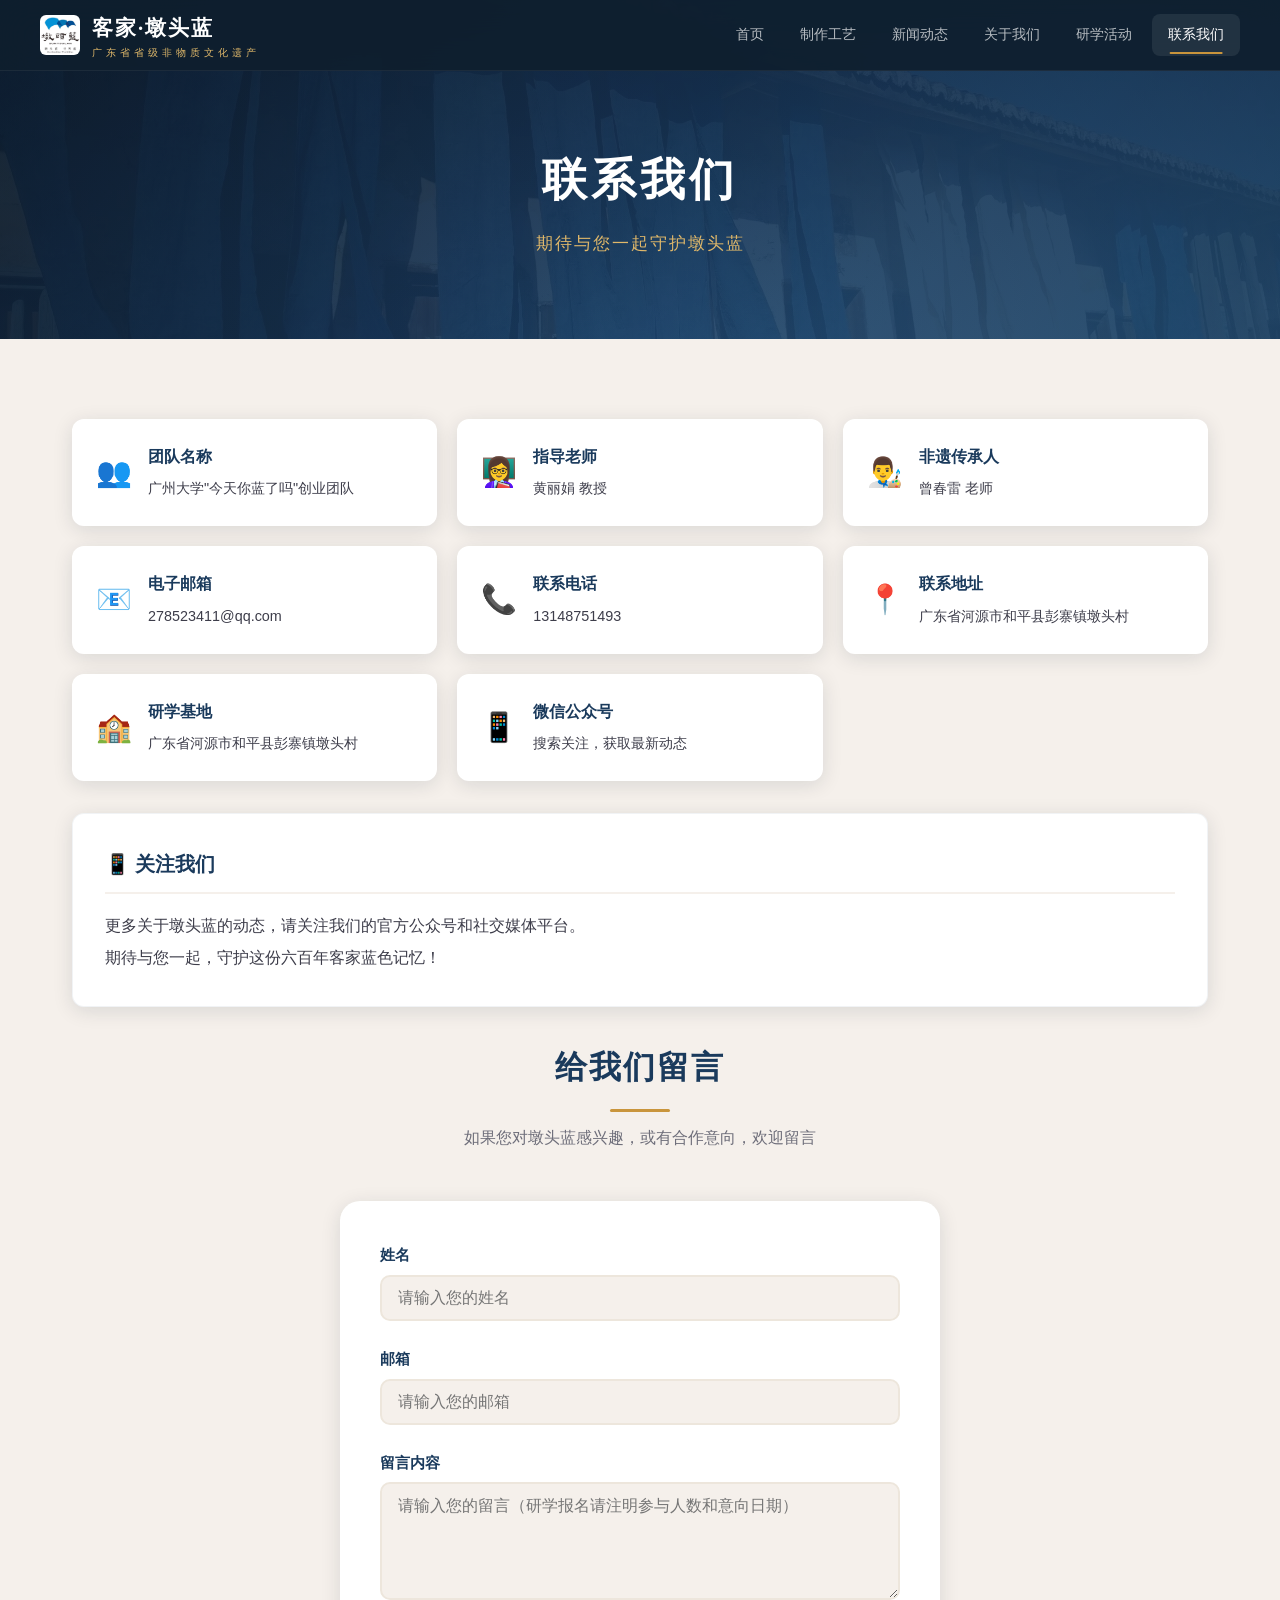
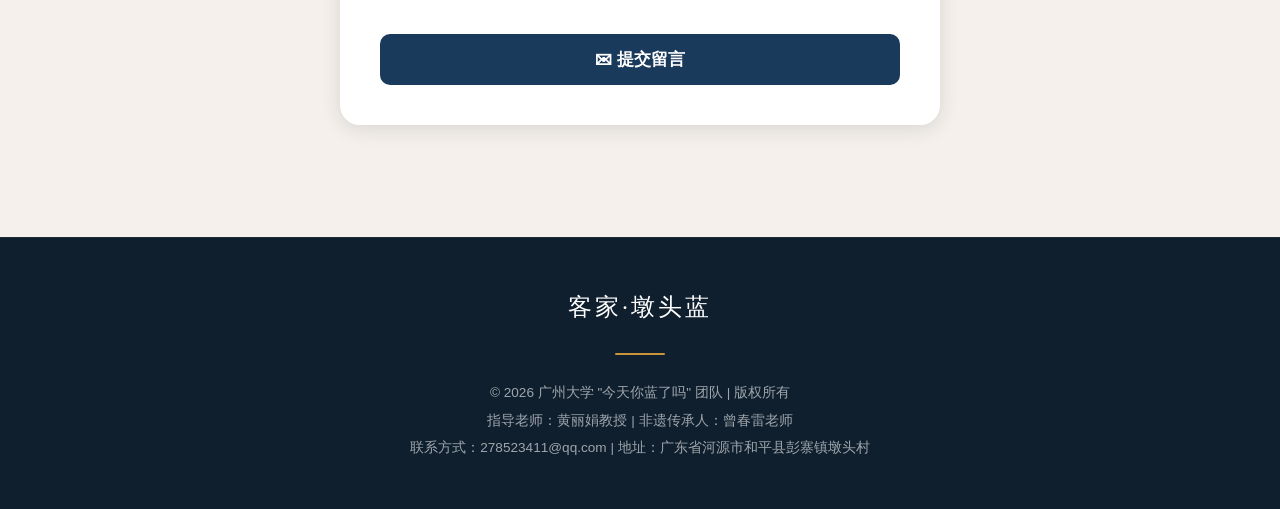
<file: contact.html>
﻿<!DOCTYPE html>
<html lang="zh-CN">
<head>
    <meta charset="UTF-8">
    <meta name="viewport" content="width=device-width, initial-scale=1.0">
    <title>客家·墩头蓝 — 联系我们</title>
    <link rel="stylesheet" href="style.css">
</head>
<body>

<div class="particles-bg" id="particles"></div>

<header id="header">
    <div class="header-inner">
        <div class="logo">
            <img src="images/LOGO.jpg" alt="墩头蓝">
            <div class="logo-text">
                客家·墩头蓝
                <small>广东省省级非物质文化遗产</small>
            </div>
        </div>
        <nav id="nav">
            <a href="index.html">首页</a>
            <a href="craft.html">制作工艺</a>
            <a href="news.html">新闻动态</a>
            <a href="about.html">关于我们</a>
            <a href="study.html">研学活动</a>
            <a href="contact.html" class="active">联系我们</a>
        </nav>
        <button class="mobile-menu-btn" onclick="toggleMobileMenu()">☰</button>
    </div>
</header>

<div class="page-banner">
    <h2>联系我们</h2>
    <p>期待与您一起守护墩头蓝</p>
</div>

<div class="container">

    <div class="contact-grid fade-in">
        <div class="contact-item">
            <span class="contact-icon">👥</span>
            <div>
                <h4>团队名称</h4>
                <p>广州大学"今天你蓝了吗"创业团队</p>
            </div>
        </div>
        <div class="contact-item">
            <span class="contact-icon">👩‍🏫</span>
            <div>
                <h4>指导老师</h4>
                <p>黄丽娟 教授</p>
            </div>
        </div>
        <div class="contact-item">
            <span class="contact-icon">👨‍🎨</span>
            <div>
                <h4>非遗传承人</h4>
                <p>曾春雷 老师</p>
            </div>
        </div>
        <div class="contact-item">
            <span class="contact-icon">📧</span>
            <div>
                <h4>电子邮箱</h4>
                <p>278523411@qq.com</p>
            </div>
        </div>
        <div class="contact-item">
            <span class="contact-icon">📞</span>
            <div>
                <h4>联系电话</h4>
                <p>13148751493</p>
            </div>
        </div>
        <div class="contact-item">
            <span class="contact-icon">📍</span>
            <div>
                <h4>联系地址</h4>
                <p>广东省河源市和平县彭寨镇墩头村</p>
            </div>
        </div>
        <div class="contact-item">
            <span class="contact-icon">🏫</span>
            <div>
                <h4>研学基地</h4>
                <p>广东省河源市和平县彭寨镇墩头村</p>
            </div>
        </div>
        <div class="contact-item">
            <span class="contact-icon">📱</span>
            <div>
                <h4>微信公众号</h4>
                <p>搜索关注，获取最新动态</p>
            </div>
        </div>
    </div>

    <div class="card fade-in" style="margin-bottom:2rem;">
        <h3>📱 关注我们</h3>
        <p style="line-height:2;">更多关于墩头蓝的动态，请关注我们的官方公众号和社交媒体平台。<br>期待与您一起，守护这份六百年客家蓝色记忆！</p>
    </div>

    <!-- Contact Form -->
    <h2 class="section-title fade-in">给我们留言</h2>
    <p class="section-subtitle fade-in">如果您对墩头蓝感兴趣，或有合作意向，欢迎留言</p>

    <div class="form-card fade-in">
        <form id="contactForm" onsubmit="return handleSubmit(event)">
            <div class="form-group">
                <label>姓名</label>
                <input type="text" placeholder="请输入您的姓名" required>
            </div>
            <div class="form-group">
                <label>邮箱</label>
                <input type="email" placeholder="请输入您的邮箱" required>
            </div>
            <div class="form-group">
                <label>留言内容</label>
                <textarea rows="5" placeholder="请输入您的留言（研学报名请注明参与人数和意向日期）" required></textarea>
            </div>
            <button type="submit" class="btn-submit">✉ 提交留言</button>
        </form>
    </div>

</div>

<footer>
    <div class="footer-inner">
        <div class="footer-logo">客家·墩头蓝</div>
        <div class="footer-divider"></div>
        <p>© 2026 广州大学 "今天你蓝了吗" 团队 | 版权所有</p>
        <p>指导老师：黄丽娟教授 | 非遗传承人：曾春雷老师</p>
        <p>联系方式：278523411@qq.com | 地址：广东省河源市和平县彭寨镇墩头村</p>
    </div>
</footer>

<button class="back-top" id="backTop" onclick="window.scrollTo({top:0,behavior:'smooth'})">↑</button>

<script>
function toggleMobileMenu() { document.getElementById('nav').classList.toggle('open'); }
const container = document.getElementById('particles');
for (let i = 0; i < 15; i++) {
    const p = document.createElement('div'); p.className = 'particle';
    p.style.left = Math.random() * 100 + '%';
    p.style.animationDuration = (15 + Math.random() * 25) + 's';
    p.style.animationDelay = (Math.random() * 20) + 's';
    p.style.width = p.style.height = (3 + Math.random() * 5) + 'px';
    container.appendChild(p);
}
window.addEventListener('scroll', function() {
    const h = document.getElementById('header');
    const bt = document.getElementById('backTop');
    if (window.scrollY > 100) { h.classList.add('scrolled'); bt.classList.add('visible'); }
    else { h.classList.remove('scrolled'); bt.classList.remove('visible'); }
});
const observer = new IntersectionObserver((entries) => {
    entries.forEach(e => { if (e.isIntersecting) e.target.classList.add('visible'); });
}, { threshold: 0.1 });
document.querySelectorAll('.fade-in').forEach(el => observer.observe(el));

function handleSubmit(e) {
    e.preventDefault();
    const btn = e.target.querySelector('.btn-submit');
    btn.textContent = '✓ 感谢您的留言！我们会尽快回复。';
    btn.style.background = '#3d7a5a';
    setTimeout(() => {
        btn.textContent = '✉ 提交留言';
        btn.style.background = '';
        e.target.reset();
    }, 3000);
    return false;
}
</script>
</body>
</html>
</file>
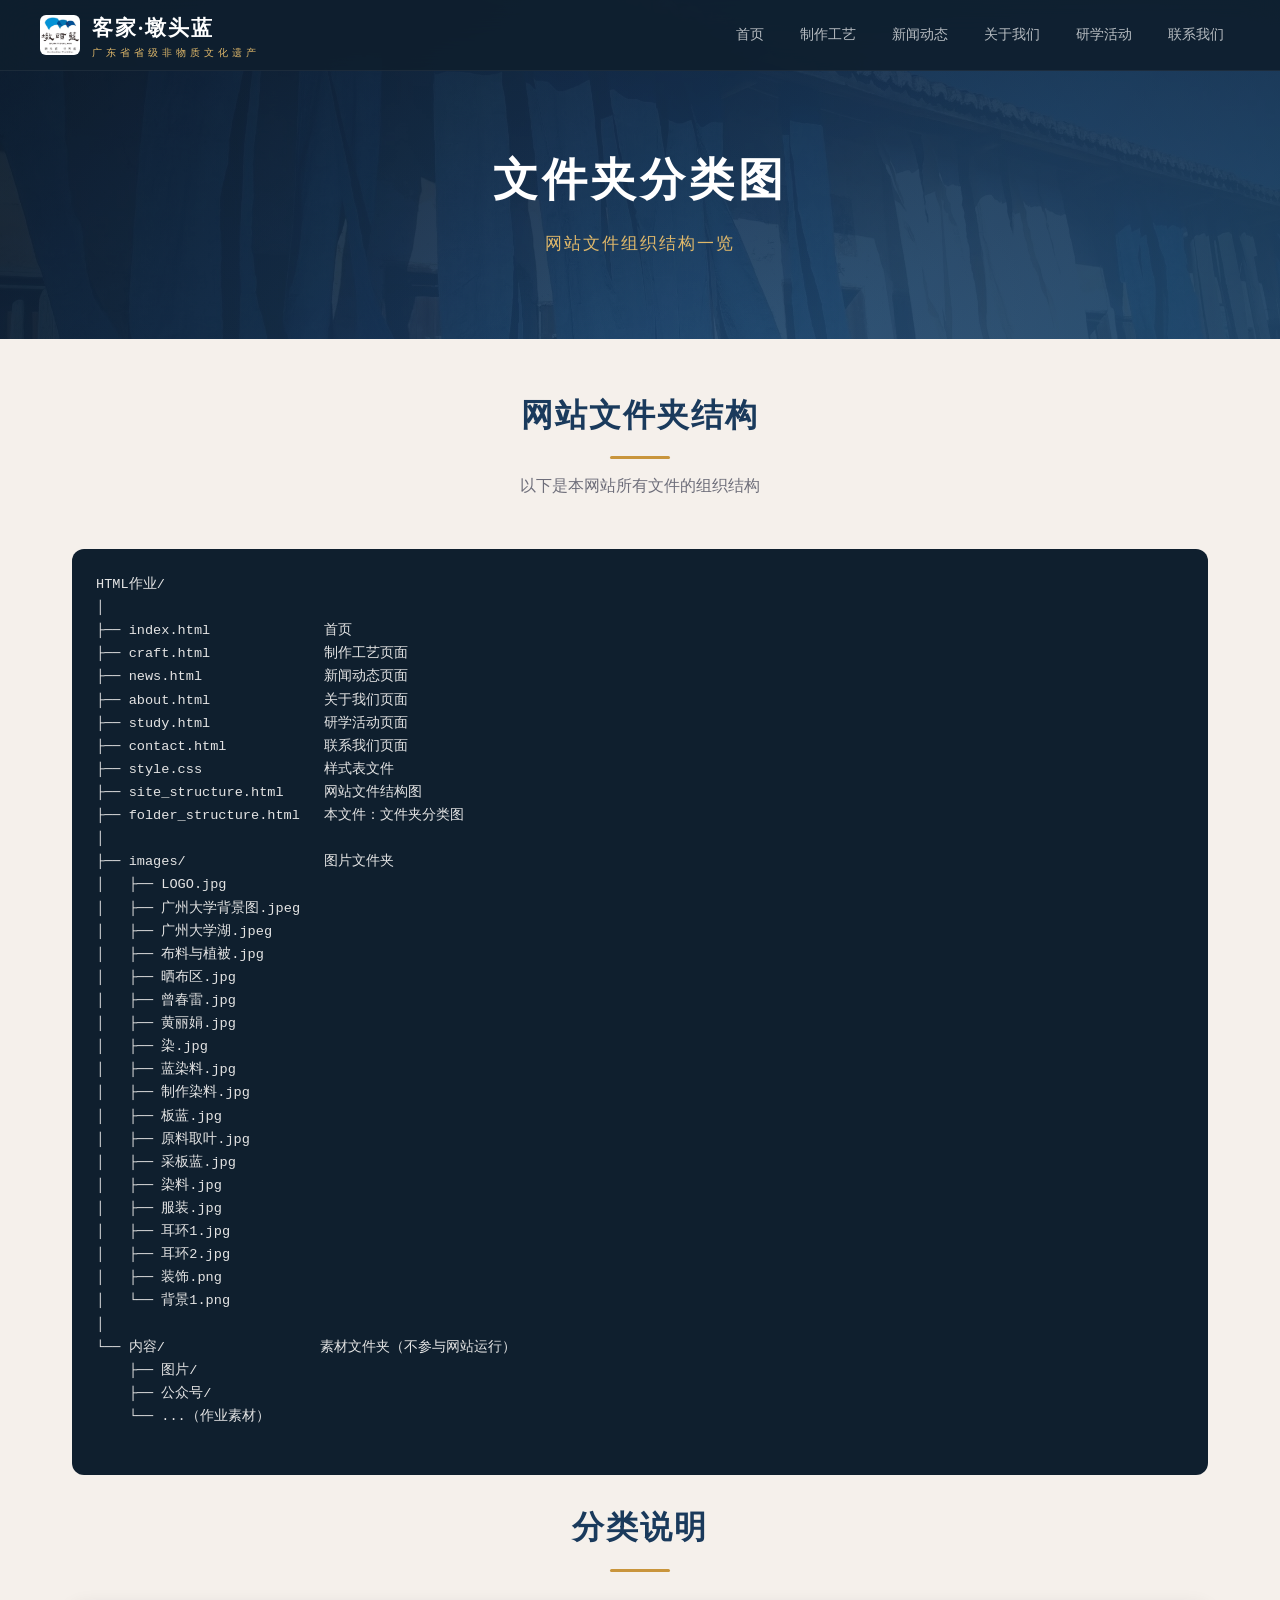
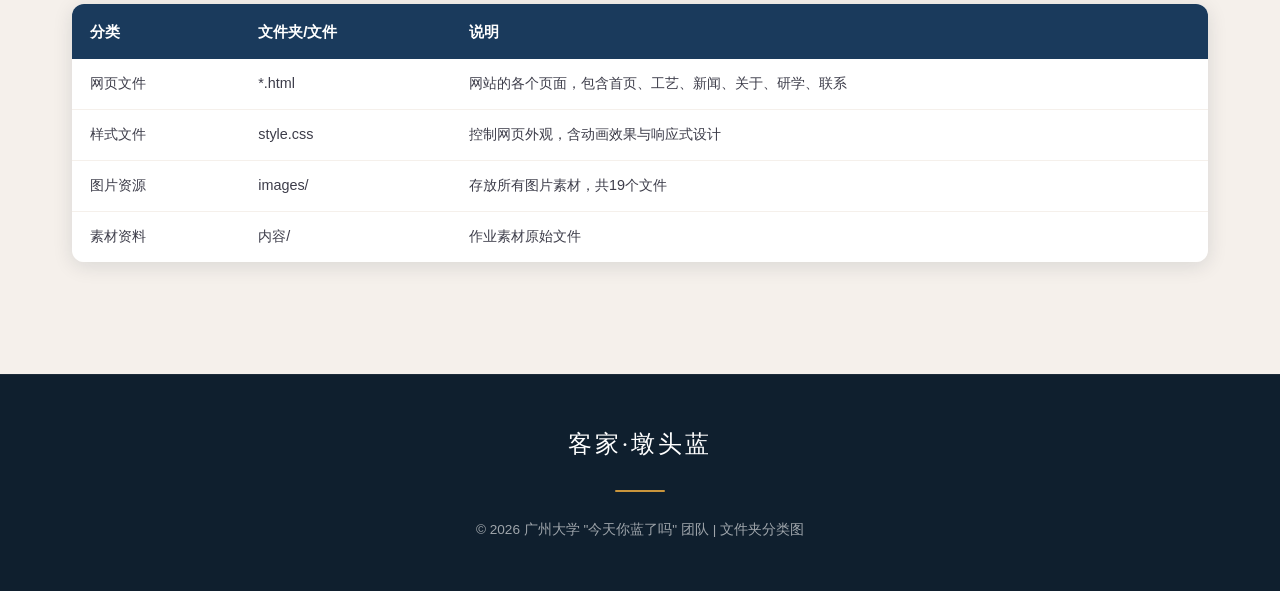
<file: folder_structure.html>
﻿<!DOCTYPE html>
<html lang="zh-CN">
<head>
    <meta charset="UTF-8">
    <meta name="viewport" content="width=device-width, initial-scale=1.0">
    <title>客家·墩头蓝 — 文件夹分类图</title>
    <link rel="stylesheet" href="style.css">
</head>
<body>

<div class="particles-bg" id="particles"></div>

<header id="header">
    <div class="header-inner">
        <div class="logo">
            <img src="images/LOGO.jpg" alt="墩头蓝">
            <div class="logo-text">
                客家·墩头蓝
                <small>广东省省级非物质文化遗产</small>
            </div>
        </div>
        <nav id="nav">
            <a href="index.html">首页</a>
            <a href="craft.html">制作工艺</a>
            <a href="news.html">新闻动态</a>
            <a href="about.html">关于我们</a>
            <a href="study.html">研学活动</a>
            <a href="contact.html">联系我们</a>
        </nav>
        <button class="mobile-menu-btn" onclick="toggleMobileMenu()">☰</button>
    </div>
</header>

<div class="page-banner">
    <h2>文件夹分类图</h2>
    <p>网站文件组织结构一览</p>
</div>

<div class="container">
    <h2 class="section-title fade-in">网站文件夹结构</h2>
    <p class="section-subtitle fade-in">以下是本网站所有文件的组织结构</p>

    <pre class="fade-in" style="font-family:'Consolas','Courier New',monospace;">
HTML作业/
│
├── index.html              首页
├── craft.html              制作工艺页面
├── news.html               新闻动态页面
├── about.html              关于我们页面
├── study.html              研学活动页面
├── contact.html            联系我们页面
├── style.css               样式表文件
├── site_structure.html     网站文件结构图
├── folder_structure.html   本文件：文件夹分类图
│
├── images/                 图片文件夹
│   ├── LOGO.jpg
│   ├── 广州大学背景图.jpeg
│   ├── 广州大学湖.jpeg
│   ├── 布料与植被.jpg
│   ├── 晒布区.jpg
│   ├── 曾春雷.jpg
│   ├── 黄丽娟.jpg
│   ├── 染.jpg
│   ├── 蓝染料.jpg
│   ├── 制作染料.jpg
│   ├── 板蓝.jpg
│   ├── 原料取叶.jpg
│   ├── 采板蓝.jpg
│   ├── 染料.jpg
│   ├── 服装.jpg
│   ├── 耳环1.jpg
│   ├── 耳环2.jpg
│   ├── 装饰.png
│   └── 背景1.png
│
└── 内容/                   素材文件夹（不参与网站运行）
    ├── 图片/
    ├── 公众号/
    └── ...（作业素材）
    </pre>

    <h2 class="section-title fade-in">分类说明</h2>
    <div class="table-wrap fade-in">
        <table>
            <tr><th>分类</th><th>文件夹/文件</th><th>说明</th></tr>
            <tr><td>网页文件</td><td>*.html</td><td>网站的各个页面，包含首页、工艺、新闻、关于、研学、联系</td></tr>
            <tr><td>样式文件</td><td>style.css</td><td>控制网页外观，含动画效果与响应式设计</td></tr>
            <tr><td>图片资源</td><td>images/</td><td>存放所有图片素材，共19个文件</td></tr>
            <tr><td>素材资料</td><td>内容/</td><td>作业素材原始文件</td></tr>
        </table>
    </div>
</div>

<footer>
    <div class="footer-inner">
        <div class="footer-logo">客家·墩头蓝</div>
        <div class="footer-divider"></div>
        <p>© 2026 广州大学 "今天你蓝了吗" 团队 | 文件夹分类图</p>
    </div>
</footer>

<button class="back-top" id="backTop" onclick="window.scrollTo({top:0,behavior:'smooth'})">↑</button>

<script>
function toggleMobileMenu() { document.getElementById('nav').classList.toggle('open'); }
const container = document.getElementById('particles');
for (let i = 0; i < 12; i++) {
    const p = document.createElement('div'); p.className = 'particle';
    p.style.left = Math.random() * 100 + '%';
    p.style.animationDuration = (15 + Math.random() * 25) + 's';
    p.style.animationDelay = (Math.random() * 20) + 's';
    container.appendChild(p);
}
window.addEventListener('scroll', function() {
    const h = document.getElementById('header');
    const bt = document.getElementById('backTop');
    if (window.scrollY > 100) { h.classList.add('scrolled'); bt.classList.add('visible'); }
    else { h.classList.remove('scrolled'); bt.classList.remove('visible'); }
});
const observer = new IntersectionObserver((entries) => {
    entries.forEach(e => { if (e.isIntersecting) e.target.classList.add('visible'); });
}, { threshold: 0.1 });
document.querySelectorAll('.fade-in').forEach(el => observer.observe(el));
</script>
</body>
</html>
</file>
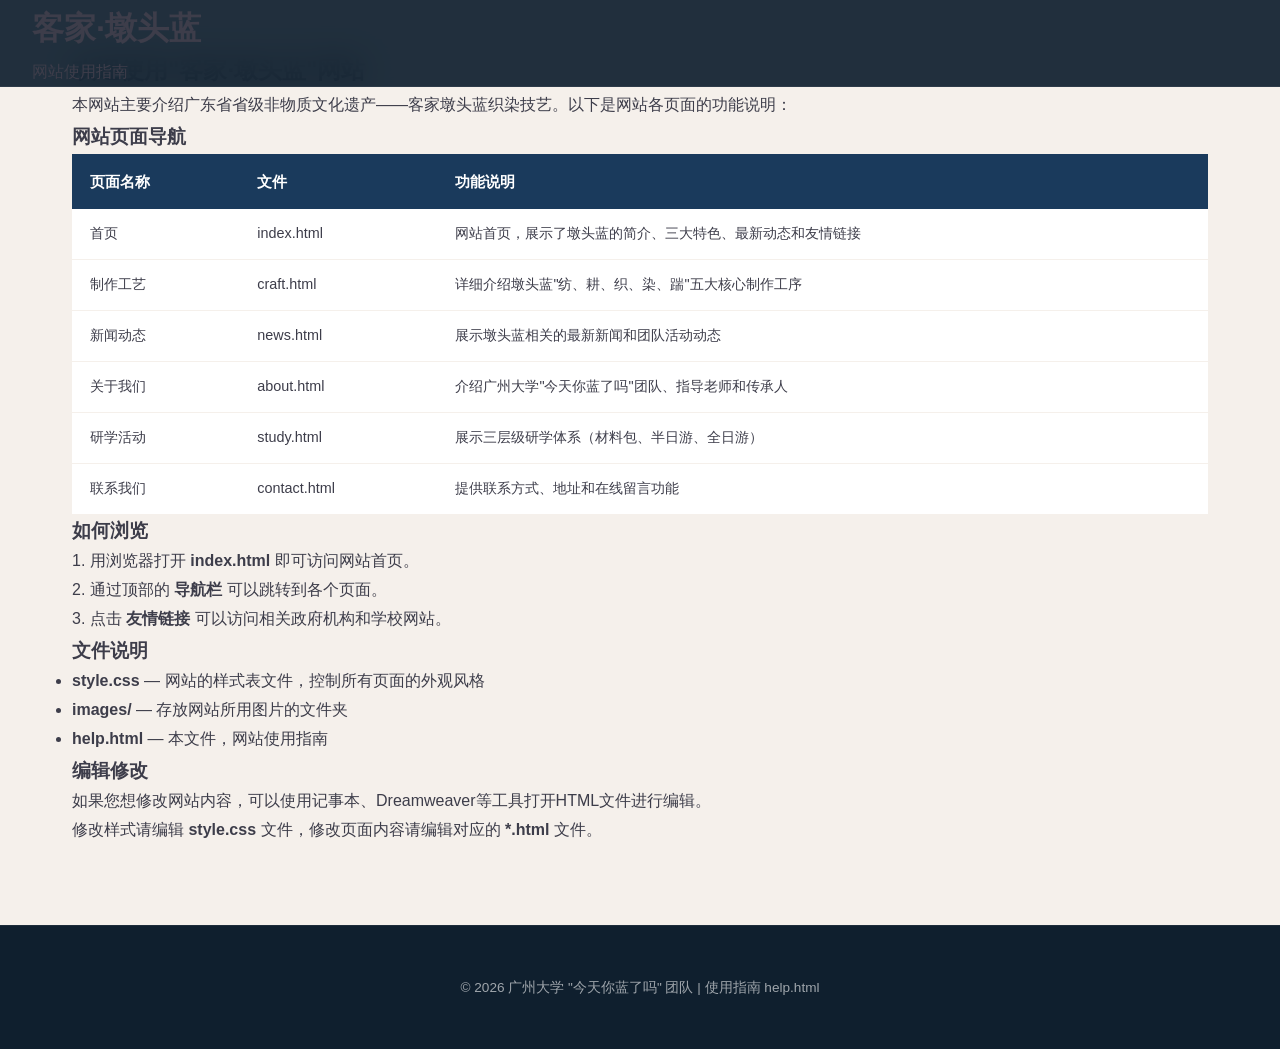
<file: help-网站使用指南.html>
﻿<!DOCTYPE html>
<html lang="zh-CN">
<head>
    <meta charset="UTF-8">
    <title>使用指南 - 客家·墩头蓝网站</title>
    <link rel="stylesheet" href="style.css">
</head>
<body>

<header>
    <h1>客家·墩头蓝</h1>
    <p>网站使用指南</p>
</header>

<div class="container">
    <h2>欢迎使用"客家·墩头蓝"网站</h2>
    <p>本网站主要介绍广东省省级非物质文化遗产——客家墩头蓝织染技艺。以下是网站各页面的功能说明：</p>

    <h3>网站页面导航</h3>
    <table>
        <tr><th>页面名称</th><th>文件</th><th>功能说明</th></tr>
        <tr><td>首页</td><td>index.html</td><td>网站首页，展示了墩头蓝的简介、三大特色、最新动态和友情链接</td></tr>
        <tr><td>制作工艺</td><td>craft.html</td><td>详细介绍墩头蓝"纺、耕、织、染、踹"五大核心制作工序</td></tr>
        <tr><td>新闻动态</td><td>news.html</td><td>展示墩头蓝相关的最新新闻和团队活动动态</td></tr>
        <tr><td>关于我们</td><td>about.html</td><td>介绍广州大学"今天你蓝了吗"团队、指导老师和传承人</td></tr>
        <tr><td>研学活动</td><td>study.html</td><td>展示三层级研学体系（材料包、半日游、全日游）</td></tr>
        <tr><td>联系我们</td><td>contact.html</td><td>提供联系方式、地址和在线留言功能</td></tr>
    </table>

    <h3>如何浏览</h3>
    <p>1. 用浏览器打开 <strong>index.html</strong> 即可访问网站首页。</p>
    <p>2. 通过顶部的 <strong>导航栏</strong> 可以跳转到各个页面。</p>
    <p>3. 点击 <strong>友情链接</strong> 可以访问相关政府机构和学校网站。</p>

    <h3>文件说明</h3>
    <ul>
        <li><strong>style.css</strong> — 网站的样式表文件，控制所有页面的外观风格</li>
        <li><strong>images/</strong> — 存放网站所用图片的文件夹</li>
        <li><strong>help.html</strong> — 本文件，网站使用指南</li>
    </ul>

    <h3>编辑修改</h3>
    <p>如果您想修改网站内容，可以使用记事本、Dreamweaver等工具打开HTML文件进行编辑。</p>
    <p>修改样式请编辑 <strong>style.css</strong> 文件，修改页面内容请编辑对应的 <strong>*.html</strong> 文件。</p>
</div>

<footer>
    <p>© 2026 广州大学 "今天你蓝了吗" 团队 | 使用指南 help.html</p>
</footer>

</body>
</html>
</file>
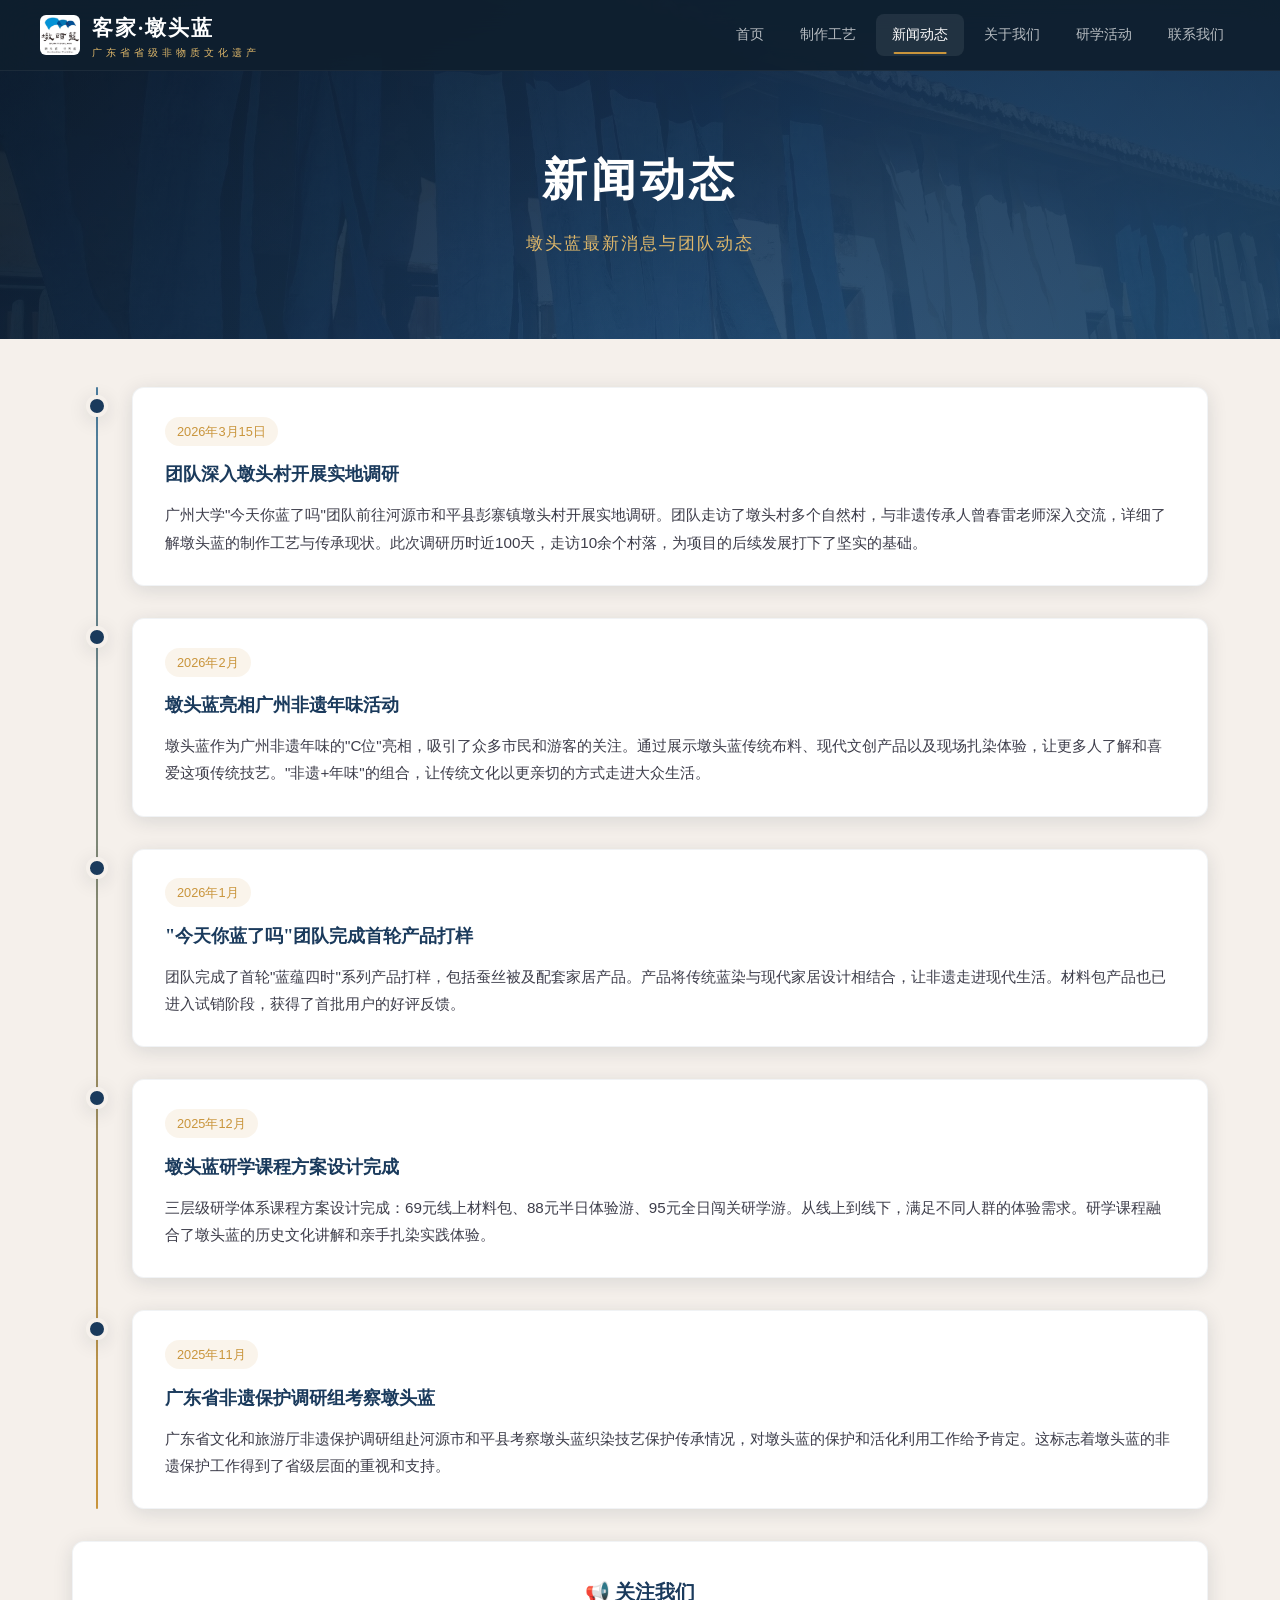
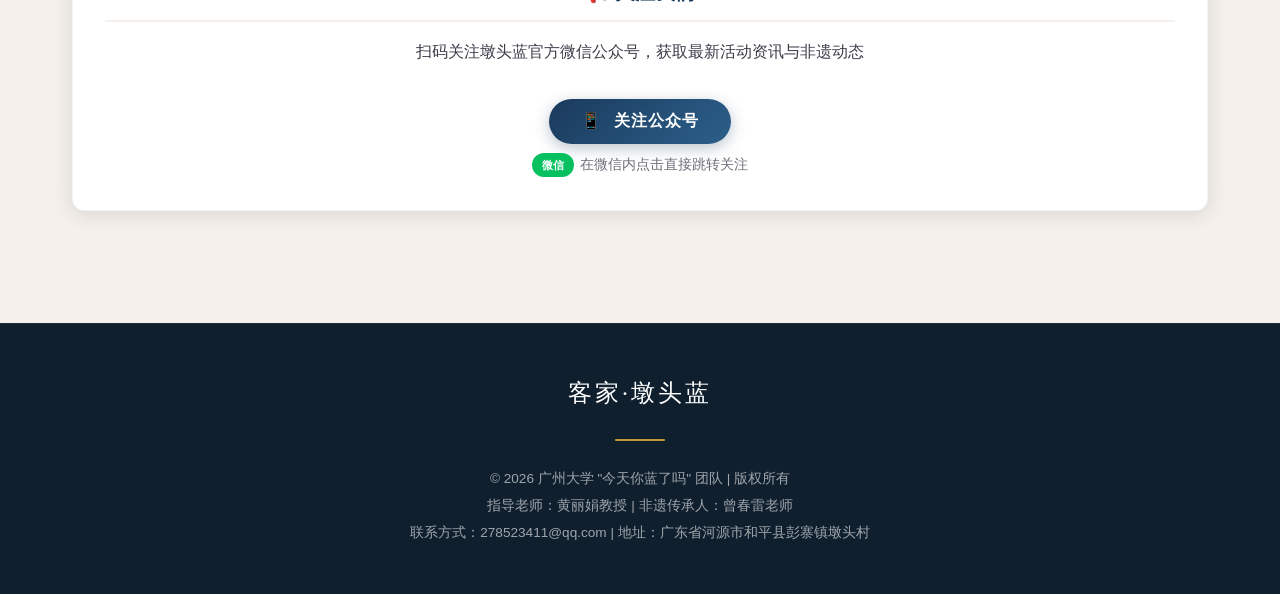
<file: news.html>
﻿<!DOCTYPE html>
<html lang="zh-CN">
<head>
    <meta charset="UTF-8">
    <meta name="viewport" content="width=device-width, initial-scale=1.0">
    <title>客家·墩头蓝 — 新闻动态</title>
    <link rel="stylesheet" href="style.css">
    <style>
        .news-timeline {
            position: relative;
        }
        .news-timeline::before {
            content: "";
            position: absolute;
            left: 24px;
            top: 0;
            bottom: 0;
            width: 2px;
            background: linear-gradient(to bottom, var(--primary-light), var(--accent));
            border-radius: 2px;
        }
        .news-tl-item {
            position: relative;
            padding: 0 0 2rem 60px;
        }
        .news-tl-item::before {
            content: "";
            position: absolute;
            left: 14px;
            top: 8px;
            width: 22px;
            height: 22px;
            border-radius: 50%;
            background: var(--primary);
            border: 4px solid var(--warm-bg);
            box-shadow: var(--shadow);
        }
        .news-tl-item:last-child { padding-bottom: 0; }
        .buy-btn {
            display: inline-block;
            margin-top: 1rem;
            padding: 12px 32px;
            background: linear-gradient(135deg, var(--primary), var(--primary-mid));
            color: white;
            border: none;
            border-radius: 50px;
            font-size: 1rem;
            font-weight: 600;
            cursor: pointer;
            transition: all var(--transition);
            box-shadow: 0 4px 15px rgba(26,58,92,0.3);
            letter-spacing: 1px;
        }
        .buy-btn:hover {
            transform: translateY(-3px);
            box-shadow: 0 8px 25px rgba(26,58,92,0.4);
            background: linear-gradient(135deg, var(--primary-mid), var(--primary-light));
            color: white;
        }
        .buy-btn .icon { margin-right: 6px; }
        .wechat-tip {
            font-size: 0.85rem;
            color: var(--text-light);
            margin-top: 0.6rem;
            display: flex;
            align-items: center;
            gap: 6px;
            justify-content: center;
        }
        .wechat-tip .badge {
            display: inline-block;
            padding: 2px 10px;
            background: #07c160;
            color: white;
            border-radius: 20px;
            font-size: 0.7rem;
            font-weight: 600;
        }
    </style>
</head>
<body>

<div class="particles-bg" id="particles"></div>

<header id="header">
    <div class="header-inner">
        <div class="logo">
            <img src="images/LOGO.jpg" alt="墩头蓝">
            <div class="logo-text">
                客家·墩头蓝
                <small>广东省省级非物质文化遗产</small>
            </div>
        </div>
        <nav id="nav">
            <a href="index.html">首页</a>
            <a href="craft.html">制作工艺</a>
            <a href="news.html" class="active">新闻动态</a>
            <a href="about.html">关于我们</a>
            <a href="study.html">研学活动</a>
            <a href="contact.html">联系我们</a>
        </nav>
        <button class="mobile-menu-btn" onclick="toggleMobileMenu()">☰</button>
    </div>
</header>

<div class="page-banner">
    <h2>新闻动态</h2>
    <p>墩头蓝最新消息与团队动态</p>
</div>

<div class="container">
    <div class="news-timeline fade-in">
        <div class="news-tl-item">
            <div class="news-card" style="margin-bottom:0;">
                <span class="news-date">2026年3月15日</span>
                <h3>团队深入墩头村开展实地调研</h3>
                <p>广州大学"今天你蓝了吗"团队前往河源市和平县彭寨镇墩头村开展实地调研。团队走访了墩头村多个自然村，与非遗传承人曾春雷老师深入交流，详细了解墩头蓝的制作工艺与传承现状。此次调研历时近100天，走访10余个村落，为项目的后续发展打下了坚实的基础。</p>
            </div>
        </div>

        <div class="news-tl-item">
            <div class="news-card" style="margin-bottom:0;">
                <span class="news-date">2026年2月</span>
                <h3>墩头蓝亮相广州非遗年味活动</h3>
                <p>墩头蓝作为广州非遗年味的"C位"亮相，吸引了众多市民和游客的关注。通过展示墩头蓝传统布料、现代文创产品以及现场扎染体验，让更多人了解和喜爱这项传统技艺。"非遗+年味"的组合，让传统文化以更亲切的方式走进大众生活。</p>
            </div>
        </div>

        <div class="news-tl-item">
            <div class="news-card" style="margin-bottom:0;">
                <span class="news-date">2026年1月</span>
                <h3>"今天你蓝了吗"团队完成首轮产品打样</h3>
                <p>团队完成了首轮"蓝蕴四时"系列产品打样，包括蚕丝被及配套家居产品。产品将传统蓝染与现代家居设计相结合，让非遗走进现代生活。材料包产品也已进入试销阶段，获得了首批用户的好评反馈。</p>
            </div>
        </div>

        <div class="news-tl-item">
            <div class="news-card" style="margin-bottom:0;">
                <span class="news-date">2025年12月</span>
                <h3>墩头蓝研学课程方案设计完成</h3>
                <p>三层级研学体系课程方案设计完成：69元线上材料包、88元半日体验游、95元全日闯关研学游。从线上到线下，满足不同人群的体验需求。研学课程融合了墩头蓝的历史文化讲解和亲手扎染实践体验。</p>
            </div>
        </div>

        <div class="news-tl-item">
            <div class="news-card" style="margin-bottom:0;">
                <span class="news-date">2025年11月</span>
                <h3>广东省非遗保护调研组考察墩头蓝</h3>
                <p>广东省文化和旅游厅非遗保护调研组赴河源市和平县考察墩头蓝织染技艺保护传承情况，对墩头蓝的保护和活化利用工作给予肯定。这标志着墩头蓝的非遗保护工作得到了省级层面的重视和支持。</p>
            </div>
        </div>
    </div>

    <!-- 公众号关注按钮 -->
    <div class="card fade-in" style="text-align:center;margin:2rem 0;padding:2rem;">
        <h3>📢 关注我们</h3>
        <p style="margin:1rem 0;">扫码关注墩头蓝官方微信公众号，获取最新活动资讯与非遗动态</p>
        <button class="buy-btn" onclick="openWeChatOA()">
            <span class="icon">📱</span> 关注公众号
        </button>
        <div class="wechat-tip"><span class="badge">微信</span> 在微信内点击直接跳转关注</div>
    </div>

</div>

<footer>
    <div class="footer-inner">
        <div class="footer-logo">客家·墩头蓝</div>
        <div class="footer-divider"></div>
        <p>© 2026 广州大学 "今天你蓝了吗" 团队 | 版权所有</p>
        <p>指导老师：黄丽娟教授 | 非遗传承人：曾春雷老师</p>
        <p>联系方式：278523411@qq.com | 地址：广东省河源市和平县彭寨镇墩头村</p>
    </div>
</footer>

<button class="back-top" id="backTop" onclick="window.scrollTo({top:0,behavior:'smooth'})">↑</button>

<script>
function toggleMobileMenu() { document.getElementById('nav').classList.toggle('open'); }
const container = document.getElementById('particles');
for (let i = 0; i < 15; i++) {
    const p = document.createElement('div'); p.className = 'particle';
    p.style.left = Math.random() * 100 + '%';
    p.style.animationDuration = (15 + Math.random() * 25) + 's';
    p.style.animationDelay = (Math.random() * 20) + 's';
    p.style.width = p.style.height = (3 + Math.random() * 5) + 'px';
    container.appendChild(p);
}
window.addEventListener('scroll', function() {
    const h = document.getElementById('header');
    const bt = document.getElementById('backTop');
    if (window.scrollY > 100) { h.classList.add('scrolled'); bt.classList.add('visible'); }
    else { h.classList.remove('scrolled'); bt.classList.remove('visible'); }
});
const observer = new IntersectionObserver((entries) => {
    entries.forEach(e => { if (e.isIntersecting) e.target.classList.add('visible'); });
}, { threshold: 0.1 });
document.querySelectorAll('.fade-in').forEach(el => observer.observe(el));

// 公众号跳转函数 - 点击打开墩头蓝官方公众号主页关注
function openWeChatOA() {
    window.location.href = 'https://mp.weixin.qq.com/s/rjVnapawDrcZ5QS_5QZFxw';
}
</script>
</body>
</html>
</file>
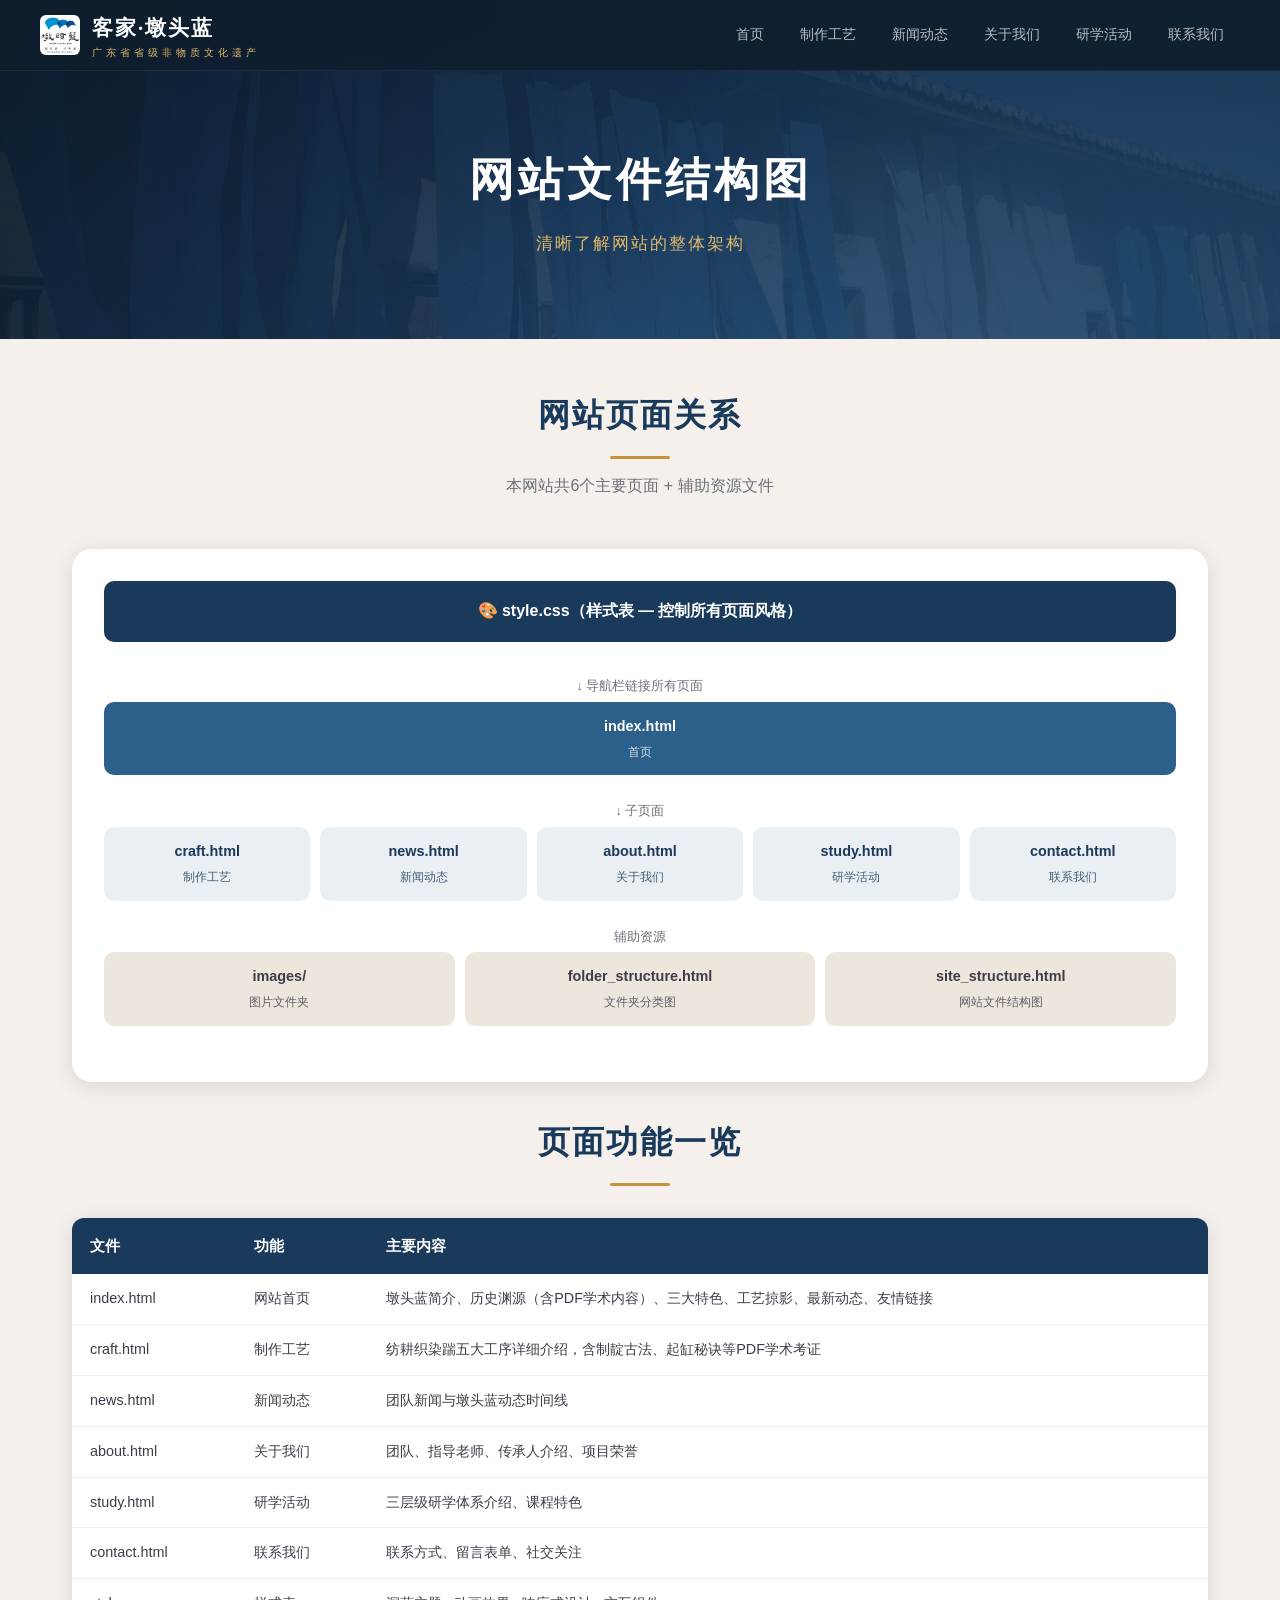
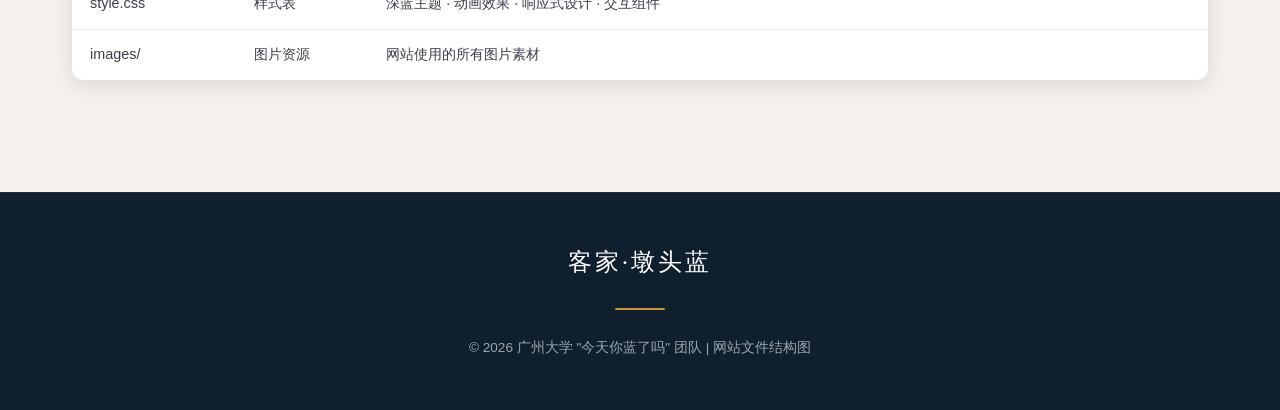
<file: site_structure.html>
﻿<!DOCTYPE html>
<html lang="zh-CN">
<head>
    <meta charset="UTF-8">
    <meta name="viewport" content="width=device-width, initial-scale=1.0">
    <title>客家·墩头蓝 — 网站文件结构图</title>
    <link rel="stylesheet" href="style.css">
    <style>
        .sitemap {
            background: var(--white);
            border-radius: var(--radius-lg);
            padding: 2rem;
            box-shadow: var(--shadow);
            margin: 2rem 0;
        }
        .sitemap .center-node {
            text-align: center;
            padding: 1rem;
            background: var(--primary);
            color: white;
            border-radius: 10px;
            margin-bottom: 2rem;
            font-weight: 600;
        }
        .sitemap .page-row {
            display: flex;
            flex-wrap: wrap;
            gap: 10px;
            justify-content: center;
            margin-bottom: 1.5rem;
        }
        .sitemap .page-node {
            padding: 12px 20px;
            border-radius: 10px;
            text-align: center;
            transition: all var(--transition);
            min-width: 120px;
            flex: 1;
        }
        .sitemap .page-node:hover {
            transform: translateY(-4px);
            box-shadow: var(--shadow);
        }
        .sitemap .page-node.main { background: var(--primary-mid); color: white; }
        .sitemap .page-node.sub { background: rgba(44,95,138,0.1); color: var(--primary); }
        .sitemap .page-node.resource { background: var(--warm-bg2); color: var(--text-body); }
        .sitemap .page-node strong { display: block; font-size: 0.9rem; }
        .sitemap .page-node small { font-size: 0.75rem; opacity: 0.8; display: block; margin-top: 2px; }
        .sitemap .connector {
            text-align: center;
            color: var(--text-light);
            font-size: 0.8rem;
            margin: 0.3rem 0;
        }
    </style>
</head>
<body>

<div class="particles-bg" id="particles"></div>

<header id="header">
    <div class="header-inner">
        <div class="logo">
            <img src="images/LOGO.jpg" alt="墩头蓝">
            <div class="logo-text">
                客家·墩头蓝
                <small>广东省省级非物质文化遗产</small>
            </div>
        </div>
        <nav id="nav">
            <a href="index.html">首页</a>
            <a href="craft.html">制作工艺</a>
            <a href="news.html">新闻动态</a>
            <a href="about.html">关于我们</a>
            <a href="study.html">研学活动</a>
            <a href="contact.html">联系我们</a>
        </nav>
        <button class="mobile-menu-btn" onclick="toggleMobileMenu()">☰</button>
    </div>
</header>

<div class="page-banner">
    <h2>网站文件结构图</h2>
    <p>清晰了解网站的整体架构</p>
</div>

<div class="container">
    <h2 class="section-title fade-in">网站页面关系</h2>
    <p class="section-subtitle fade-in">本网站共6个主要页面 + 辅助资源文件</p>

    <div class="sitemap fade-in">
        <div class="center-node">🎨 style.css（样式表 — 控制所有页面风格）</div>

        <div class="connector">↓ 导航栏链接所有页面</div>

        <div class="page-row">
            <div class="page-node main"><strong>index.html</strong><small>首页</small></div>
        </div>

        <div class="connector">↓ 子页面</div>

        <div class="page-row">
            <div class="page-node sub"><strong>craft.html</strong><small>制作工艺</small></div>
            <div class="page-node sub"><strong>news.html</strong><small>新闻动态</small></div>
            <div class="page-node sub"><strong>about.html</strong><small>关于我们</small></div>
            <div class="page-node sub"><strong>study.html</strong><small>研学活动</small></div>
            <div class="page-node sub"><strong>contact.html</strong><small>联系我们</small></div>
        </div>

        <div class="connector">辅助资源</div>

        <div class="page-row">
            <div class="page-node resource"><strong>images/</strong><small>图片文件夹</small></div>
            <div class="page-node resource"><strong>folder_structure.html</strong><small>文件夹分类图</small></div>
            <div class="page-node resource"><strong>site_structure.html</strong><small>网站文件结构图</small></div>
        </div>
    </div>

    <h2 class="section-title fade-in">页面功能一览</h2>
    <div class="table-wrap fade-in">
        <table>
            <tr><th>文件</th><th>功能</th><th>主要内容</th></tr>
            <tr><td>index.html</td><td>网站首页</td><td>墩头蓝简介、历史渊源（含PDF学术内容）、三大特色、工艺掠影、最新动态、友情链接</td></tr>
            <tr><td>craft.html</td><td>制作工艺</td><td>纺耕织染踹五大工序详细介绍，含制靛古法、起缸秘诀等PDF学术考证</td></tr>
            <tr><td>news.html</td><td>新闻动态</td><td>团队新闻与墩头蓝动态时间线</td></tr>
            <tr><td>about.html</td><td>关于我们</td><td>团队、指导老师、传承人介绍、项目荣誉</td></tr>
            <tr><td>study.html</td><td>研学活动</td><td>三层级研学体系介绍、课程特色</td></tr>
            <tr><td>contact.html</td><td>联系我们</td><td>联系方式、留言表单、社交关注</td></tr>
            <tr><td>style.css</td><td>样式表</td><td>深蓝主题 · 动画效果 · 响应式设计 · 交互组件</td></tr>
            <tr><td>images/</td><td>图片资源</td><td>网站使用的所有图片素材</td></tr>
        </table>
    </div>
</div>

<footer>
    <div class="footer-inner">
        <div class="footer-logo">客家·墩头蓝</div>
        <div class="footer-divider"></div>
        <p>© 2026 广州大学 "今天你蓝了吗" 团队 | 网站文件结构图</p>
    </div>
</footer>

<button class="back-top" id="backTop" onclick="window.scrollTo({top:0,behavior:'smooth'})">↑</button>

<script>
function toggleMobileMenu() { document.getElementById('nav').classList.toggle('open'); }
const container = document.getElementById('particles');
for (let i = 0; i < 12; i++) {
    const p = document.createElement('div'); p.className = 'particle';
    p.style.left = Math.random() * 100 + '%';
    p.style.animationDuration = (15 + Math.random() * 25) + 's';
    p.style.animationDelay = (Math.random() * 20) + 's';
    container.appendChild(p);
}
window.addEventListener('scroll', function() {
    const h = document.getElementById('header');
    const bt = document.getElementById('backTop');
    if (window.scrollY > 100) { h.classList.add('scrolled'); bt.classList.add('visible'); }
    else { h.classList.remove('scrolled'); bt.classList.remove('visible'); }
});
const observer = new IntersectionObserver((entries) => {
    entries.forEach(e => { if (e.isIntersecting) e.target.classList.add('visible'); });
}, { threshold: 0.1 });
document.querySelectorAll('.fade-in').forEach(el => observer.observe(el));
</script>
</body>
</html>
</file>
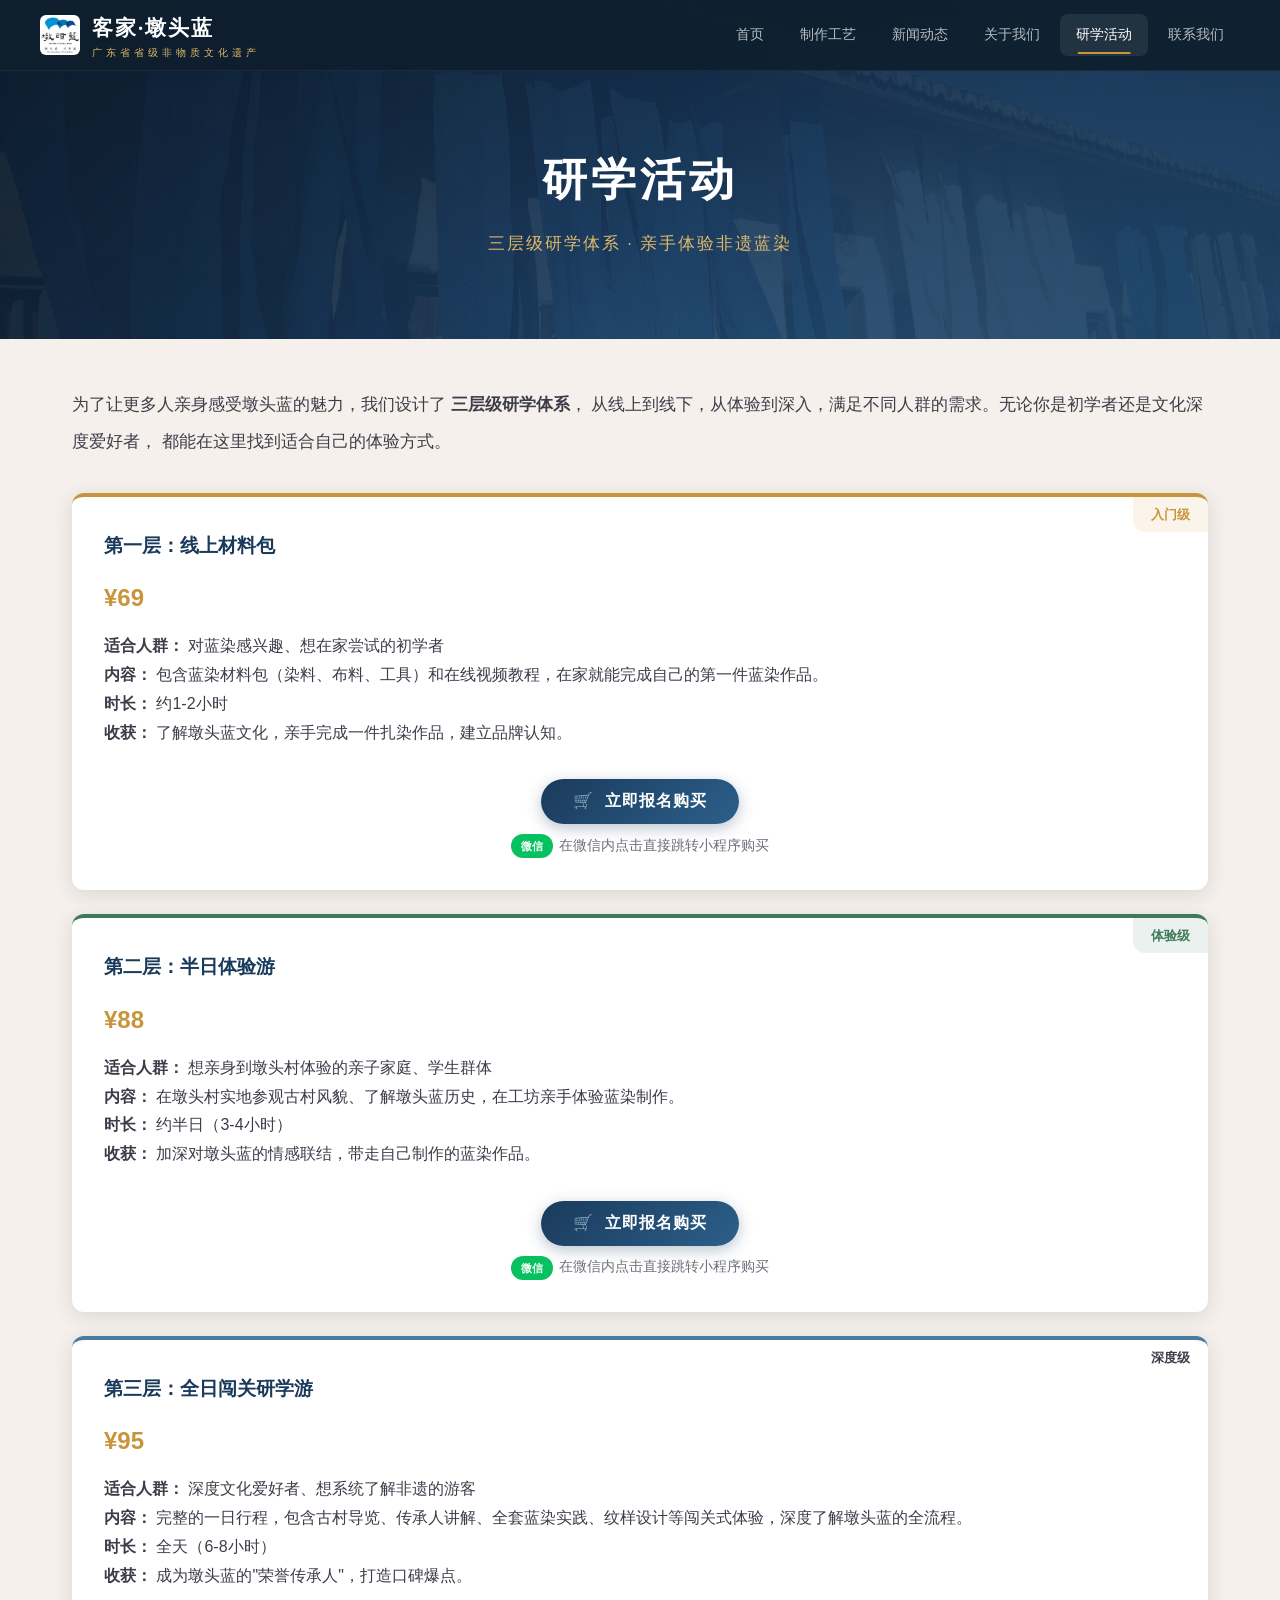
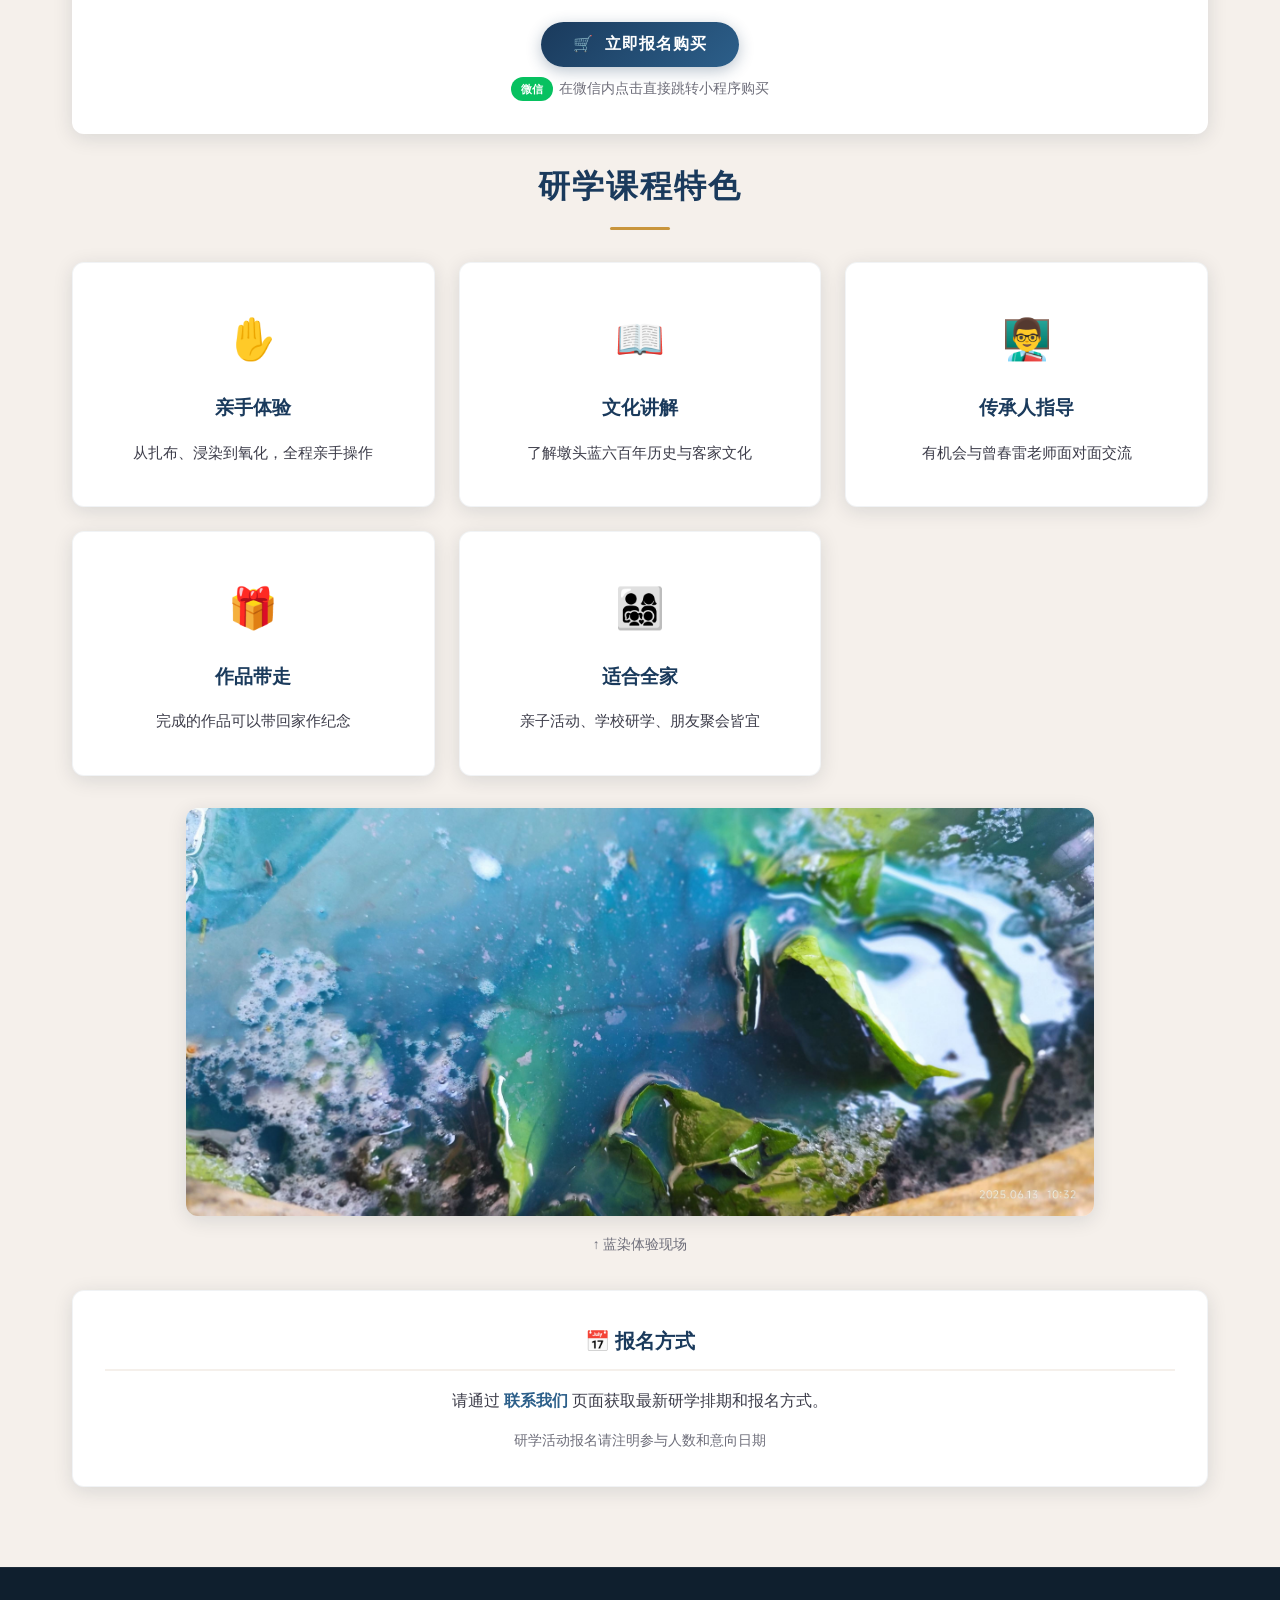
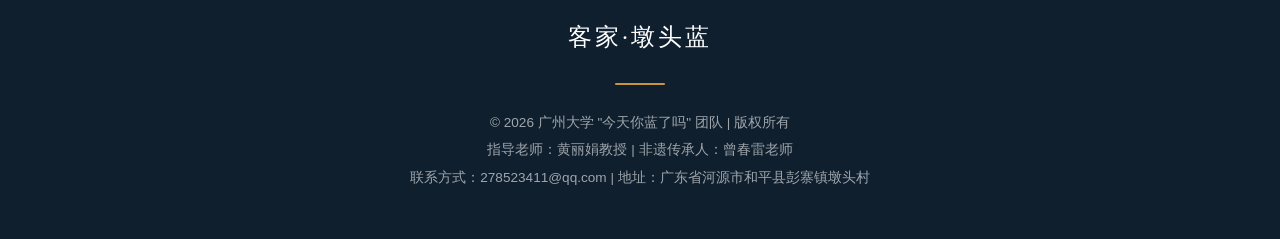
<file: study.html>
﻿<!DOCTYPE html>
<html lang="zh-CN">
<head>
    <meta charset="UTF-8">
    <meta name="viewport" content="width=device-width, initial-scale=1.0">
    <title>客家·墩头蓝 — 研学活动</title>
    <link rel="stylesheet" href="style.css">
    <style>
        .study-level {
            position: relative;
            padding: 2rem;
            background: var(--white);
            border-radius: var(--radius);
            box-shadow: var(--shadow);
            margin-bottom: 1.5rem;
            transition: all var(--transition);
            border-top: 4px solid var(--primary-light);
            overflow: hidden;
        }
        .study-level:nth-child(2) { border-top-color: var(--accent); }
        .study-level:nth-child(3) { border-top-color: #3d7a5a; }
        .study-level:hover {
            transform: translateY(-4px);
            box-shadow: var(--shadow-lg);
        }
        .study-level .level-badge {
            position: absolute;
            top: 0;
            right: 0;
            padding: 6px 18px;
            font-size: 0.8rem;
            font-weight: 700;
            border-radius: 0 var(--radius) 0 12px;
        }
        .study-level:nth-child(1) .level-badge { background: rgba(44,95,138,0.1); color: var(--primary); }
        .study-level:nth-child(2) .level-badge { background: rgba(201,149,60,0.1); color: var(--accent); }
        .study-level:nth-child(3) .level-badge { background: rgba(61,122,90,0.1); color: #3d7a5a; }
        .study-level h3 {
            font-family: var(--font-heading);
            color: var(--primary);
            font-size: 1.2rem;
            margin-bottom: 0.8rem;
            border: none;
            padding: 0;
            padding-right: 80px;
        }
        .study-level .price {
            font-size: 1.5rem;
            font-weight: 700;
            color: var(--accent);
            margin-bottom: 0.8rem;
        }
        .study-level ul {
            padding-left: 1.2rem;
            line-height: 2.2;
        }
        .study-level ul li { font-size: 0.95rem; }
        .buy-btn {
            display: inline-block;
            margin-top: 1rem;
            padding: 12px 32px;
            background: linear-gradient(135deg, var(--primary), var(--primary-mid));
            color: white;
            border: none;
            border-radius: 50px;
            font-size: 1rem;
            font-weight: 600;
            cursor: pointer;
            transition: all var(--transition);
            box-shadow: 0 4px 15px rgba(26,58,92,0.3);
            letter-spacing: 1px;
        }
        .buy-btn:hover {
            transform: translateY(-3px);
            box-shadow: 0 8px 25px rgba(26,58,92,0.4);
            background: linear-gradient(135deg, var(--primary-mid), var(--primary-light));
            color: white;
        }
        .buy-btn .icon { margin-right: 6px; }
        .wechat-tip {
            font-size: 0.85rem;
            color: var(--text-light);
            margin-top: 0.6rem;
            display: flex;
            align-items: center;
            gap: 6px;
            justify-content: center;
        }
        .wechat-tip .badge {
            display: inline-block;
            padding: 2px 10px;
            background: #07c160;
            color: white;
            border-radius: 20px;
            font-size: 0.7rem;
            font-weight: 600;
        }
        .study-level .btn-wrap {
            text-align: center;
            margin-top: 1rem;
        }
    </style>
</head>
<body>

<div class="particles-bg" id="particles"></div>

<header id="header">
    <div class="header-inner">
        <div class="logo">
            <img src="images/LOGO.jpg" alt="墩头蓝">
            <div class="logo-text">
                客家·墩头蓝
                <small>广东省省级非物质文化遗产</small>
            </div>
        </div>
        <nav id="nav">
            <a href="index.html">首页</a>
            <a href="craft.html">制作工艺</a>
            <a href="news.html">新闻动态</a>
            <a href="about.html">关于我们</a>
            <a href="study.html" class="active">研学活动</a>
            <a href="contact.html">联系我们</a>
        </nav>
        <button class="mobile-menu-btn" onclick="toggleMobileMenu()">☰</button>
    </div>
</header>

<div class="page-banner">
    <h2>研学活动</h2>
    <p>三层级研学体系 · 亲手体验非遗蓝染</p>
</div>

<div class="container">

    <p class="fade-in" style="font-size:1.05rem;line-height:2.2;margin-bottom:2rem;">
        为了让更多人亲身感受墩头蓝的魅力，我们设计了 <strong>三层级研学体系</strong>，
        从线上到线下，从体验到深入，满足不同人群的需求。无论你是初学者还是文化深度爱好者，
        都能在这里找到适合自己的体验方式。
    </p>

    <div class="study-level fade-in">
        <span class="level-badge">入门级</span>
        <h3>第一层：线上材料包</h3>
        <div class="price">¥69</div>
        <p><strong>适合人群：</strong> 对蓝染感兴趣、想在家尝试的初学者</p>
        <p><strong>内容：</strong> 包含蓝染材料包（染料、布料、工具）和在线视频教程，在家就能完成自己的第一件蓝染作品。</p>
        <p><strong>时长：</strong> 约1-2小时</p>
        <p><strong>收获：</strong> 了解墩头蓝文化，亲手完成一件扎染作品，建立品牌认知。</p>
        <div class="btn-wrap">
            <button class="buy-btn" onclick="openMiniProgram()">
                <span class="icon">🛒</span> 立即报名购买
            </button>
            <div class="wechat-tip"><span class="badge">微信</span> 在微信内点击直接跳转小程序购买</div>
        </div>
    </div>

    <div class="study-level fade-in">
        <span class="level-badge">体验级</span>
        <h3>第二层：半日体验游</h3>
        <div class="price">¥88</div>
        <p><strong>适合人群：</strong> 想亲身到墩头村体验的亲子家庭、学生群体</p>
        <p><strong>内容：</strong> 在墩头村实地参观古村风貌、了解墩头蓝历史，在工坊亲手体验蓝染制作。</p>
        <p><strong>时长：</strong> 约半日（3-4小时）</p>
        <p><strong>收获：</strong> 加深对墩头蓝的情感联结，带走自己制作的蓝染作品。</p>
        <div class="btn-wrap">
            <button class="buy-btn" onclick="openMiniProgram()">
                <span class="icon">🛒</span> 立即报名购买
            </button>
            <div class="wechat-tip"><span class="badge">微信</span> 在微信内点击直接跳转小程序购买</div>
        </div>
    </div>

    <div class="study-level fade-in">
        <span class="level-badge">深度级</span>
        <h3>第三层：全日闯关研学游</h3>
        <div class="price">¥95</div>
        <p><strong>适合人群：</strong> 深度文化爱好者、想系统了解非遗的游客</p>
        <p><strong>内容：</strong> 完整的一日行程，包含古村导览、传承人讲解、全套蓝染实践、纹样设计等闯关式体验，深度了解墩头蓝的全流程。</p>
        <p><strong>时长：</strong> 全天（6-8小时）</p>
        <p><strong>收获：</strong> 成为墩头蓝的"荣誉传承人"，打造口碑爆点。</p>
        <div class="btn-wrap">
            <button class="buy-btn" onclick="openMiniProgram()">
                <span class="icon">🛒</span> 立即报名购买
            </button>
            <div class="wechat-tip"><span class="badge">微信</span> 在微信内点击直接跳转小程序购买</div>
        </div>
    </div>

    <h2 class="section-title fade-in">研学课程特色</h2>
    <div class="feature-grid fade-in">
        <div class="feature-card">
            <span class="feature-icon">✋</span>
            <h3>亲手体验</h3>
            <p>从扎布、浸染到氧化，全程亲手操作</p>
        </div>
        <div class="feature-card">
            <span class="feature-icon">📖</span>
            <h3>文化讲解</h3>
            <p>了解墩头蓝六百年历史与客家文化</p>
        </div>
        <div class="feature-card">
            <span class="feature-icon">👨‍🏫</span>
            <h3>传承人指导</h3>
            <p>有机会与曾春雷老师面对面交流</p>
        </div>
        <div class="feature-card">
            <span class="feature-icon">🎁</span>
            <h3>作品带走</h3>
            <p>完成的作品可以带回家作纪念</p>
        </div>
        <div class="feature-card">
            <span class="feature-icon">👨‍👩‍👧‍👦</span>
            <h3>适合全家</h3>
            <p>亲子活动、学校研学、朋友聚会皆宜</p>
        </div>
    </div>

    <div class="img-center fade-in">
        <img src="images/染.jpg" alt="染色体验" style="max-width:80%;border-radius:var(--radius);box-shadow:var(--shadow);">
        <p style="color:var(--text-light);font-size:0.85rem;margin-top:0.5rem;">↑ 蓝染体验现场</p>
    </div>

    <!-- 3个研学体系已添加小程序购买按钮 -->
    <div class="card fade-in" style="text-align:center;margin-top:2rem;">
        <h3>📅 报名方式</h3>
        <p style="margin:0.8rem 0;">请通过 <a href="contact.html" style="font-weight:600;">联系我们</a> 页面获取最新研学排期和报名方式。</p>
        <p style="color:var(--text-light);font-size:0.9rem;">研学活动报名请注明参与人数和意向日期</p>
    </div>

</div>

<footer>
    <div class="footer-inner">
        <div class="footer-logo">客家·墩头蓝</div>
        <div class="footer-divider"></div>
        <p>© 2026 广州大学 "今天你蓝了吗" 团队 | 版权所有</p>
        <p>指导老师：黄丽娟教授 | 非遗传承人：曾春雷老师</p>
        <p>联系方式：278523411@qq.com | 地址：广东省河源市和平县彭寨镇墩头村</p>
    </div>
</footer>

<button class="back-top" id="backTop" onclick="window.scrollTo({top:0,behavior:'smooth'})">↑</button>

<script>
function toggleMobileMenu() { document.getElementById('nav').classList.toggle('open'); }
const container = document.getElementById('particles');
for (let i = 0; i < 15; i++) {
    const p = document.createElement('div'); p.className = 'particle';
    p.style.left = Math.random() * 100 + '%';
    p.style.animationDuration = (15 + Math.random() * 25) + 's';
    p.style.animationDelay = (Math.random() * 20) + 's';
    p.style.width = p.style.height = (3 + Math.random() * 5) + 'px';
    container.appendChild(p);
}
window.addEventListener('scroll', function() {
    const h = document.getElementById('header');
    const bt = document.getElementById('backTop');
    if (window.scrollY > 100) { h.classList.add('scrolled'); bt.classList.add('visible'); }
    else { h.classList.remove('scrolled'); bt.classList.remove('visible'); }
});
const observer = new IntersectionObserver((entries) => {
    entries.forEach(e => { if (e.isIntersecting) e.target.classList.add('visible'); });
}, { threshold: 0.1 });
document.querySelectorAll('.fade-in').forEach(el => observer.observe(el));

// 小程序跳转函数 - 点击打开墩头蓝文创产品店小程序购买系统
function openMiniProgram() {
    window.location.href = '小程序://墩头蓝文创产品店丨河源和平县/8RTT93klZBUde8m';
}
</script>
</body>
</html>
</file>
<file: style.css>
﻿/* ========================================
   客家·墩头蓝 - Master Stylesheet
   Theme: Indigo Blue · Hakka Heritage
   ======================================== */

/* ----- CSS Variables & Reset ----- */
:root {
  --primary-dark: #0f1f2e;
  --primary: #1a3a5c;
  --primary-mid: #2c5f8a;
  --primary-light: #4a7c9e;
  --accent: #c9953c;
  --accent-light: #e0b86a;
  --warm-bg: #f5f0eb;
  --warm-bg2: #ede6dc;
  --text-dark: #1a1a2e;
  --text-body: #3d3d4a;
  --text-light: #6e6e7a;
  --white: #ffffff;
  --shadow: 0 4px 20px rgba(15, 31, 46, 0.12);
  --shadow-lg: 0 8px 40px rgba(15, 31, 46, 0.18);
  --radius: 12px;
  --radius-lg: 20px;
  --transition: 0.4s cubic-bezier(0.22, 1, 0.36, 1);
  --font-heading: "Noto Serif SC", "Source Han Serif SC", "STSong", "SimSun", serif;
  --font-body: "Noto Sans SC", "Source Han Sans SC", "PingFang SC", "Microsoft YaHei", sans-serif;
  --max-width: 1200px;
}

/* ----- Global Reset ----- */
*, *::before, *::after { box-sizing: border-box; margin: 0; padding: 0; }

html {
  scroll-behavior: smooth;
  font-size: 16px;
}

body {
  font-family: var(--font-body);
  color: var(--text-body);
  background: var(--warm-bg);
  line-height: 1.8;
  overflow-x: hidden;
  -webkit-font-smoothing: antialiased;
}

a { color: var(--primary-mid); text-decoration: none; transition: color var(--transition); }
a:hover { color: var(--accent); }

img { max-width: 100%; height: auto; display: block; }

/* ----- Animated Background Particles ----- */
.particles-bg {
  position: fixed;
  top: 0; left: 0;
  width: 100%; height: 100%;
  pointer-events: none;
  z-index: -1;
  overflow: hidden;
}
.particle {
  position: absolute;
  width: 6px; height: 6px;
  background: var(--primary-light);
  border-radius: 50%;
  opacity: 0.15;
  animation: float-particle linear infinite;
}
@keyframes float-particle {
  0% { transform: translateY(100vh) rotate(0deg); opacity: 0; }
  10% { opacity: 0.15; }
  90% { opacity: 0.15; }
  100% { transform: translateY(-10vh) rotate(720deg); opacity: 0; }
}

/* ----- Scroll Animations ----- */
.fade-in {
  opacity: 0;
  transform: translateY(40px);
  transition: opacity 0.8s ease, transform 0.8s ease;
}
.fade-in.visible {
  opacity: 1;
  transform: translateY(0);
}
.fade-in-left {
  opacity: 0;
  transform: translateX(-50px);
  transition: opacity 0.8s ease, transform 0.8s ease;
}
.fade-in-left.visible {
  opacity: 1;
  transform: translateX(0);
}
.fade-in-right {
  opacity: 0;
  transform: translateX(50px);
  transition: opacity 0.8s ease, transform 0.8s ease;
}
.fade-in-right.visible {
  opacity: 1;
  transform: translateX(0);
}
.fade-in-scale {
  opacity: 0;
  transform: scale(0.9);
  transition: opacity 0.8s ease, transform 0.8s ease;
}
.fade-in-scale.visible {
  opacity: 1;
  transform: scale(1);
}

/* ----- Header / Navigation ----- */
header {
  position: fixed;
  top: 0; left: 0; right: 0;
  z-index: 1000;
  background: rgba(15, 31, 46, 0.92);
  backdrop-filter: blur(16px);
  -webkit-backdrop-filter: blur(16px);
  padding: 0 2rem;
  transition: all var(--transition);
  border-bottom: 1px solid rgba(255,255,255,0.06);
}
header.scrolled {
  background: rgba(15, 31, 46, 0.98);
  box-shadow: 0 2px 30px rgba(0,0,0,0.3);
}
.header-inner {
  max-width: var(--max-width);
  margin: 0 auto;
  display: flex;
  align-items: center;
  justify-content: space-between;
  height: 70px;
}
header .logo {
  display: flex;
  align-items: center;
  gap: 12px;
}
header .logo img { height: 40px; width: auto; border-radius: 6px; }
header .logo-text {
  font-family: var(--font-heading);
  font-size: 1.3rem;
  font-weight: 700;
  color: var(--white);
  letter-spacing: 2px;
}
header .logo-text small {
  display: block;
  font-size: 0.6rem;
  font-weight: 400;
  color: var(--accent-light);
  letter-spacing: 4px;
  margin-top: -2px;
}

nav { display: flex; gap: 4px; }
nav a {
  color: rgba(255,255,255,0.7);
  padding: 8px 16px;
  border-radius: 8px;
  font-size: 0.9rem;
  font-weight: 500;
  transition: all var(--transition);
  position: relative;
}
nav a::after {
  content: "";
  position: absolute;
  bottom: 2px; left: 50%;
  width: 0; height: 2px;
  background: var(--accent);
  transition: all var(--transition);
  transform: translateX(-50%);
  border-radius: 2px;
}
nav a:hover, nav a.active {
  color: var(--white);
  background: rgba(255,255,255,0.08);
}
nav a:hover::after, nav a.active::after {
  width: 60%;
}

.mobile-menu-btn {
  display: none;
  background: none;
  border: none;
  color: white;
  font-size: 1.5rem;
  cursor: pointer;
  padding: 8px;
}

/* ----- Hero Banner ----- */
.hero {
  position: relative;
  min-height: 85vh;
  display: flex;
  align-items: center;
  justify-content: center;
  text-align: center;
  overflow: hidden;
  background: linear-gradient(135deg, #0a1628 0%, #1a3a5c 40%, #2c5f8a 70%, #1a3a5c 100%);
}
.hero::before {
  content: "";
  position: absolute;
  inset: 0;
  background: url("images/背景1.png") center/cover no-repeat;
  opacity: 0.12;
  animation: slow-zoom 30s ease-in-out infinite alternate;
}
@keyframes slow-zoom {
  0% { transform: scale(1); }
  100% { transform: scale(1.08); }
}
.hero::after {
  content: "";
  position: absolute;
  inset: 0;
  background: radial-gradient(ellipse at 50% 100%, transparent 0%, rgba(10,22,40,0.6) 70%);
}
.hero-content {
  position: relative;
  z-index: 2;
  max-width: 900px;
  padding: 2rem;
}
.hero h1 {
  font-family: var(--font-heading);
  font-size: 4rem;
  font-weight: 700;
  color: var(--white);
  letter-spacing: 8px;
  margin-bottom: 0.5rem;
  text-shadow: 0 2px 40px rgba(0,0,0,0.3);
  opacity: 0;
  transform: translateY(30px);
  animation: hero-fade-in 1s ease 0.2s forwards;
}
.hero .subtitle {
  font-size: 1.2rem;
  color: var(--accent-light);
  letter-spacing: 6px;
  margin-bottom: 1.5rem;
  font-weight: 300;
  opacity: 0;
  transform: translateY(20px);
  animation: hero-fade-in 1s ease 0.5s forwards;
}
.hero .desc {
  font-size: 1.05rem;
  color: rgba(255,255,255,0.7);
  max-width: 650px;
  margin: 0 auto 2rem;
  line-height: 2;
  opacity: 0;
  transform: translateY(20px);
  animation: hero-fade-in 1s ease 0.8s forwards;
}
@keyframes hero-fade-in {
  to { opacity: 1; transform: translateY(0); }
}

.hero-btns {
  display: flex;
  gap: 16px;
  justify-content: center;
  flex-wrap: wrap;
  opacity: 0;
  animation: hero-fade-in 1s ease 1.1s forwards;
}
.btn {
  display: inline-flex;
  align-items: center;
  gap: 8px;
  padding: 14px 32px;
  border-radius: 50px;
  font-size: 0.95rem;
  font-weight: 600;
  cursor: pointer;
  transition: all var(--transition);
  border: none;
  font-family: var(--font-body);
}
.btn-primary {
  background: var(--accent);
  color: var(--primary-dark);
  box-shadow: 0 4px 20px rgba(201,149,60,0.3);
}
.btn-primary:hover {
  background: var(--accent-light);
  transform: translateY(-3px);
  box-shadow: 0 8px 30px rgba(201,149,60,0.4);
  color: var(--primary-dark);
}
.btn-outline {
  background: transparent;
  color: var(--white);
  border: 2px solid rgba(255,255,255,0.3);
}
.btn-outline:hover {
  border-color: var(--accent);
  color: var(--accent);
  transform: translateY(-3px);
  background: rgba(201,149,60,0.08);
}

.hero-scroll-indicator {
  position: absolute;
  bottom: 40px;
  left: 50%;
  transform: translateX(-50%);
  z-index: 2;
  display: flex;
  flex-direction: column;
  align-items: center;
  gap: 8px;
  color: rgba(255,255,255,0.4);
  font-size: 0.75rem;
  letter-spacing: 2px;
  animation: bounce-down 2s ease infinite;
}
@keyframes bounce-down {
  0%, 100% { transform: translateX(-50%) translateY(0); }
  50% { transform: translateX(-50%) translateY(10px); }
}
.scroll-arrow {
  width: 24px; height: 40px;
  border: 2px solid rgba(255,255,255,0.3);
  border-radius: 12px;
  position: relative;
}
.scroll-arrow::after {
  content: "";
  position: absolute;
  top: 8px; left: 50%;
  width: 4px; height: 10px;
  background: var(--accent);
  border-radius: 2px;
  transform: translateX(-50%);
  animation: scroll-dot 2s ease infinite;
}
@keyframes scroll-dot {
  0% { top: 8px; opacity: 1; }
  100% { top: 24px; opacity: 0; }
}

/* ----- Page Banner (subpages) ----- */
.page-banner {
  position: relative;
  padding: 140px 2rem 80px;
  text-align: center;
  background: linear-gradient(135deg, #0f1f2e, #1a3a5c, #2c5f8a);
  overflow: hidden;
}
.page-banner::before {
  content: "";
  position: absolute;
  inset: 0;
  background: url("images/背景1.png") center/cover no-repeat;
  opacity: 0.08;
  animation: slow-zoom 30s ease-in-out infinite alternate;
}
.page-banner::after {
  content: "";
  position: absolute;
  inset: 0;
  background: radial-gradient(ellipse at 50% 100%, transparent, rgba(10,22,40,0.5));
}
.page-banner h2 {
  position: relative;
  z-index: 2;
  font-family: var(--font-heading);
  font-size: 2.8rem;
  color: var(--white);
  letter-spacing: 4px;
  margin-bottom: 0.5rem;
}
.page-banner p {
  position: relative;
  z-index: 2;
  color: var(--accent-light);
  font-size: 1.05rem;
  letter-spacing: 2px;
}

/* ----- Container ----- */
.container {
  max-width: var(--max-width);
  margin: 0 auto;
  padding: 3rem 2rem 5rem;
}

/* ----- Section Title ----- */
.section-title {
  font-family: var(--font-heading);
  font-size: 2rem;
  color: var(--primary);
  text-align: center;
  margin-bottom: 0.8rem;
  letter-spacing: 2px;
  position: relative;
}
.section-title::after {
  content: "";
  display: block;
  width: 60px; height: 3px;
  background: var(--accent);
  margin: 12px auto 0;
  border-radius: 2px;
}
.section-subtitle {
  text-align: center;
  color: var(--text-light);
  margin-bottom: 3rem;
  font-size: 1rem;
}

/* ----- Cards ----- */
.card {
  background: var(--white);
  border-radius: var(--radius);
  padding: 2rem;
  box-shadow: var(--shadow);
  transition: all var(--transition);
  border: 1px solid rgba(26,58,92,0.06);
}
.card:hover {
  transform: translateY(-6px);
  box-shadow: var(--shadow-lg);
  border-color: rgba(201,149,60,0.2);
}
.card h3 {
  font-family: var(--font-heading);
  color: var(--primary);
  font-size: 1.25rem;
  margin-bottom: 1rem;
  padding-bottom: 0.6rem;
  border-bottom: 2px solid var(--warm-bg);
}

/* ----- Feature Cards Grid ----- */
.feature-grid {
  display: grid;
  grid-template-columns: repeat(auto-fit, minmax(300px, 1fr));
  gap: 24px;
  margin: 2rem 0;
}
.feature-card {
  background: var(--white);
  border-radius: var(--radius);
  padding: 2.5rem 2rem;
  text-align: center;
  box-shadow: var(--shadow);
  transition: all var(--transition);
  border: 1px solid rgba(26,58,92,0.06);
  position: relative;
  overflow: hidden;
}
.feature-card::before {
  content: "";
  position: absolute;
  top: 0; left: 0; right: 0;
  height: 4px;
  background: linear-gradient(90deg, var(--primary), var(--accent));
  transform: scaleX(0);
  transform-origin: left;
  transition: transform var(--transition);
}
.feature-card:hover::before { transform: scaleX(1); }
.feature-card:hover {
  transform: translateY(-8px);
  box-shadow: var(--shadow-lg);
}
.feature-icon {
  font-size: 2.5rem;
  margin-bottom: 1rem;
  display: block;
}
.feature-card h3 {
  font-family: var(--font-heading);
  color: var(--primary);
  font-size: 1.2rem;
  margin-bottom: 0.8rem;
  border: none;
  padding: 0;
}
.feature-card p {
  color: var(--text-body);
  font-size: 0.95rem;
  line-height: 1.8;
}

/* ----- Highlight Stats ----- */
.stats-row {
  display: grid;
  grid-template-columns: repeat(auto-fit, minmax(200px, 1fr));
  gap: 20px;
  margin: 3rem 0;
}
.stat-item {
  text-align: center;
  padding: 1.5rem;
  background: var(--white);
  border-radius: var(--radius);
  box-shadow: var(--shadow);
  transition: all var(--transition);
}
.stat-item:hover {
  transform: translateY(-4px);
  box-shadow: var(--shadow-lg);
}
.stat-number {
  font-family: var(--font-heading);
  font-size: 2.5rem;
  font-weight: 700;
  color: var(--primary);
}
.stat-number .suffix { font-size: 1.2rem; color: var(--accent); }
.stat-label {
  color: var(--text-light);
  font-size: 0.9rem;
  margin-top: 0.3rem;
}

/* ----- Timeline (Craft page) ----- */
.timeline {
  position: relative;
  padding-left: 40px;
  margin: 2rem 0;
}
.timeline::before {
  content: "";
  position: absolute;
  left: 15px;
  top: 0; bottom: 0;
  width: 3px;
  background: linear-gradient(to bottom, var(--primary), var(--accent));
  border-radius: 2px;
}
.timeline-item {
  position: relative;
  margin-bottom: 2.5rem;
  padding: 1.5rem 2rem;
  background: var(--white);
  border-radius: var(--radius);
  box-shadow: var(--shadow);
  transition: all var(--transition);
  border-left: 4px solid var(--primary-light);
}
.timeline-item:hover {
  transform: translateX(6px);
  box-shadow: var(--shadow-lg);
}
.timeline-item::before {
  content: attr(data-step);
  position: absolute;
  left: -33px;
  top: 24px;
  width: 30px; height: 30px;
  border-radius: 50%;
  background: var(--primary);
  color: white;
  display: flex;
  align-items: center;
  justify-content: center;
  font-size: 0.8rem;
  font-weight: 700;
  border: 3px solid var(--warm-bg);
}
.timeline-item h3 {
  font-family: var(--font-heading);
  color: var(--primary);
  margin-bottom: 0.5rem;
}

/* ----- News Items ----- */
.news-list { display: flex; flex-direction: column; gap: 24px; }
.news-card {
  background: var(--white);
  border-radius: var(--radius);
  padding: 1.8rem 2rem;
  box-shadow: var(--shadow);
  transition: all var(--transition);
  border: 1px solid rgba(26,58,92,0.06);
}
.news-card:hover {
  transform: translateX(8px);
  box-shadow: var(--shadow-lg);
  border-color: rgba(201,149,60,0.2);
}
.news-date {
  display: inline-block;
  font-size: 0.8rem;
  color: var(--accent);
  background: rgba(201,149,60,0.1);
  padding: 3px 12px;
  border-radius: 20px;
  margin-bottom: 0.8rem;
  font-weight: 500;
}
.news-card h3 {
  font-family: var(--font-heading);
  color: var(--primary);
  font-size: 1.15rem;
  margin-bottom: 0.6rem;
  border: none;
  padding: 0;
}
.news-card p {
  color: var(--text-body);
  font-size: 0.95rem;
  line-height: 1.8;
}

/* ----- Image Gallery / Lightbox ----- */
.gallery-grid {
  display: grid;
  grid-template-columns: repeat(auto-fill, minmax(250px, 1fr));
  gap: 16px;
  margin: 2rem 0;
}
.gallery-item {
  border-radius: var(--radius);
  overflow: hidden;
  cursor: pointer;
  position: relative;
  aspect-ratio: 1;
}
.gallery-item img {
  width: 100%; height: 100%;
  object-fit: cover;
  transition: transform 0.6s ease;
}
.gallery-item:hover img { transform: scale(1.1); }
.gallery-item .overlay {
  position: absolute;
  inset: 0;
  background: rgba(15,31,46,0.6);
  display: flex;
  align-items: center;
  justify-content: center;
  opacity: 0;
  transition: opacity var(--transition);
  color: white;
  font-size: 1rem;
}
.gallery-item:hover .overlay { opacity: 1; }

/* Lightbox */
.lightbox {
  position: fixed;
  inset: 0;
  background: rgba(0,0,0,0.92);
  z-index: 9999;
  display: none;
  align-items: center;
  justify-content: center;
  backdrop-filter: blur(8px);
}
.lightbox.active { display: flex; }
.lightbox img {
  max-width: 90vw;
  max-height: 90vh;
  border-radius: 8px;
  box-shadow: 0 20px 60px rgba(0,0,0,0.5);
  animation: lightbox-in 0.4s ease;
}
@keyframes lightbox-in {
  from { opacity: 0; transform: scale(0.9); }
  to { opacity: 1; transform: scale(1); }
}
.lightbox-close {
  position: absolute;
  top: 24px; right: 32px;
  color: white;
  font-size: 2rem;
  cursor: pointer;
  background: none;
  border: none;
  transition: transform var(--transition);
}
.lightbox-close:hover { transform: rotate(90deg); }

/* ----- Form ----- */
.form-card {
  background: var(--white);
  border-radius: var(--radius-lg);
  padding: 2.5rem;
  box-shadow: var(--shadow);
  max-width: 600px;
  margin: 2rem auto;
}
.form-group {
  margin-bottom: 1.5rem;
}
.form-group label {
  display: block;
  font-weight: 600;
  color: var(--primary);
  margin-bottom: 0.4rem;
  font-size: 0.95rem;
}
.form-group input,
.form-group textarea {
  width: 100%;
  padding: 12px 16px;
  border: 2px solid var(--warm-bg2);
  border-radius: 10px;
  font-size: 1rem;
  font-family: var(--font-body);
  transition: all var(--transition);
  background: var(--warm-bg);
  resize: vertical;
}
.form-group input:focus,
.form-group textarea:focus {
  outline: none;
  border-color: var(--primary-mid);
  box-shadow: 0 0 0 4px rgba(44,95,138,0.1);
  background: var(--white);
}
.btn-submit {
  width: 100%;
  padding: 14px;
  background: var(--primary);
  color: white;
  border: none;
  border-radius: 10px;
  font-size: 1.05rem;
  font-weight: 600;
  cursor: pointer;
  transition: all var(--transition);
  font-family: var(--font-body);
}
.btn-submit:hover {
  background: var(--primary-mid);
  transform: translateY(-2px);
  box-shadow: 0 8px 25px rgba(26,58,92,0.3);
}

/* ----- Contact Info ----- */
.contact-grid {
  display: grid;
  grid-template-columns: repeat(auto-fit, minmax(280px, 1fr));
  gap: 20px;
  margin: 2rem 0;
}
.contact-item {
  background: var(--white);
  border-radius: var(--radius);
  padding: 1.5rem;
  box-shadow: var(--shadow);
  display: flex;
  align-items: flex-start;
  gap: 16px;
  transition: all var(--transition);
}
.contact-item:hover {
  transform: translateY(-4px);
  box-shadow: var(--shadow-lg);
}
.contact-icon {
  font-size: 1.8rem;
  flex-shrink: 0;
  margin-top: 4px;
}
.contact-item h4 {
  font-family: var(--font-heading);
  color: var(--primary);
  font-size: 1rem;
  margin-bottom: 0.3rem;
}
.contact-item p {
  font-size: 0.9rem;
  color: var(--text-body);
}

/* ----- Tables ----- */
.table-wrap {
  overflow-x: auto;
  margin: 2rem 0;
  border-radius: var(--radius);
  box-shadow: var(--shadow);
}
table {
  width: 100%;
  border-collapse: collapse;
  background: var(--white);
}
th {
  background: var(--primary);
  color: white;
  font-weight: 600;
  padding: 14px 18px;
  text-align: left;
  font-size: 0.95rem;
}
td {
  padding: 12px 18px;
  border-bottom: 1px solid var(--warm-bg);
  font-size: 0.9rem;
}
tr:last-child td { border-bottom: none; }
tr:hover td { background: rgba(44,95,138,0.04); }

/* ----- Footer ----- */
footer {
  background: var(--primary-dark);
  color: rgba(255,255,255,0.6);
  padding: 3rem 2rem;
  text-align: center;
  border-top: 1px solid rgba(255,255,255,0.06);
}
footer .footer-inner {
  max-width: var(--max-width);
  margin: 0 auto;
}
footer .footer-logo {
  font-family: var(--font-heading);
  font-size: 1.5rem;
  color: var(--white);
  letter-spacing: 3px;
  margin-bottom: 0.5rem;
}
footer p {
  font-size: 0.85rem;
  line-height: 2;
}
footer a { color: var(--accent-light); }
footer a:hover { color: var(--accent); }
.footer-divider {
  width: 50px; height: 2px;
  background: var(--accent);
  margin: 1.5rem auto;
  border-radius: 2px;
}

/* ----- Accordion (for study/craft details) ----- */
.accordion { margin: 1.5rem 0; }
.accordion-item {
  background: var(--white);
  border-radius: var(--radius);
  margin-bottom: 12px;
  box-shadow: var(--shadow);
  overflow: hidden;
  transition: all var(--transition);
}
.accordion-item:hover { box-shadow: var(--shadow-lg); }
.accordion-header {
  padding: 1.2rem 1.5rem;
  cursor: pointer;
  display: flex;
  justify-content: space-between;
  align-items: center;
  font-weight: 600;
  color: var(--primary);
  font-family: var(--font-heading);
  font-size: 1rem;
  transition: background var(--transition);
}
.accordion-header:hover { background: rgba(44,95,138,0.04); }
.accordion-header .arrow {
  transition: transform var(--transition);
  font-size: 0.8rem;
  color: var(--accent);
}
.accordion-item.active .accordion-header .arrow {
  transform: rotate(180deg);
}
.accordion-body {
  max-height: 0;
  overflow: hidden;
  transition: max-height 0.5s ease, padding 0.5s ease;
  padding: 0 1.5rem;
}
.accordion-item.active .accordion-body {
  max-height: 1000px;
  padding: 0 1.5rem 1.5rem;
}
.accordion-body p {
  color: var(--text-body);
  font-size: 0.95rem;
  line-height: 1.8;
}

/* ----- Floating Back-to-Top ----- */
.back-top {
  position: fixed;
  bottom: 30px; right: 30px;
  width: 48px; height: 48px;
  border-radius: 50%;
  background: var(--primary);
  color: white;
  border: none;
  cursor: pointer;
  font-size: 1.2rem;
  box-shadow: var(--shadow);
  transition: all var(--transition);
  opacity: 0;
  transform: translateY(20px);
  pointer-events: none;
  z-index: 999;
}
.back-top.visible {
  opacity: 1;
  transform: translateY(0);
  pointer-events: auto;
}
.back-top:hover {
  background: var(--accent);
  color: var(--primary-dark);
  transform: translateY(-4px);
  box-shadow: var(--shadow-lg);
}

/* ----- Image Float Helpers ----- */
.img-center {
  text-align: center;
  margin: 1.5rem 0;
}
.img-center img {
  display: inline-block;
  border-radius: var(--radius);
  box-shadow: var(--shadow);
}
.img-float-left {
  float: left;
  margin: 0 1.5rem 1rem 0;
  border-radius: var(--radius);
  box-shadow: var(--shadow);
  max-width: 300px;
}
.img-float-right {
  float: right;
  margin: 0 0 1rem 1.5rem;
  border-radius: var(--radius);
  box-shadow: var(--shadow);
  max-width: 300px;
}
.clearfix::after {
  content: "";
  display: table;
  clear: both;
}

/* ----- Pre / Code blocks ----- */
pre {
  background: var(--primary-dark);
  color: #e4e4e4;
  padding: 1.5rem;
  border-radius: var(--radius);
  overflow-x: auto;
  font-size: 0.85rem;
  line-height: 1.7;
  margin: 1.5rem 0;
}

/* ----- Quote Block ----- */
blockquote {
  border-left: 4px solid var(--accent);
  padding: 1rem 1.5rem;
  margin: 1.5rem 0;
  background: rgba(201,149,60,0.06);
  border-radius: 0 var(--radius) var(--radius) 0;
  font-style: italic;
  color: var(--text-body);
}

/* ----- Responsive ----- */
@media (max-width: 768px) {
  .header-inner { height: 60px; }
  header .logo-text { font-size: 1rem; }
  header .logo-text small { font-size: 0.5rem; }
  nav { display: none; }
  nav.open { display: flex; flex-direction: column; position: absolute; top: 60px; left: 0; right: 0; background: rgba(15,31,46,0.98); padding: 1rem; gap: 4px; }
  .mobile-menu-btn { display: block; }
  
  .hero { min-height: 70vh; }
  .hero h1 { font-size: 2.2rem; letter-spacing: 4px; }
  .hero .subtitle { font-size: 0.9rem; }
  
  .page-banner { padding: 110px 1.5rem 50px; }
  .page-banner h2 { font-size: 1.8rem; }
  
  .container { padding: 2rem 1.2rem 3rem; }
  .section-title { font-size: 1.5rem; }
  
  .feature-grid { grid-template-columns: 1fr; }
  .stats-row { grid-template-columns: repeat(2, 1fr); }
  
  .img-float-left, .img-float-right { float: none; margin: 1rem auto; max-width: 100%; }
  
  .timeline { padding-left: 30px; }
  .timeline-item { padding: 1rem 1.2rem; }
  .timeline-item::before { left: -25px; width: 24px; height: 24px; font-size: 0.7rem; }
  
  .gallery-grid { grid-template-columns: repeat(2, 1fr); }
  .form-card { padding: 1.5rem; }
}

@media (max-width: 480px) {
  .hero h1 { font-size: 1.8rem; }
  .stats-row { grid-template-columns: 1fr 1fr; gap: 12px; }
  .stat-number { font-size: 1.8rem; }
}
</file>
